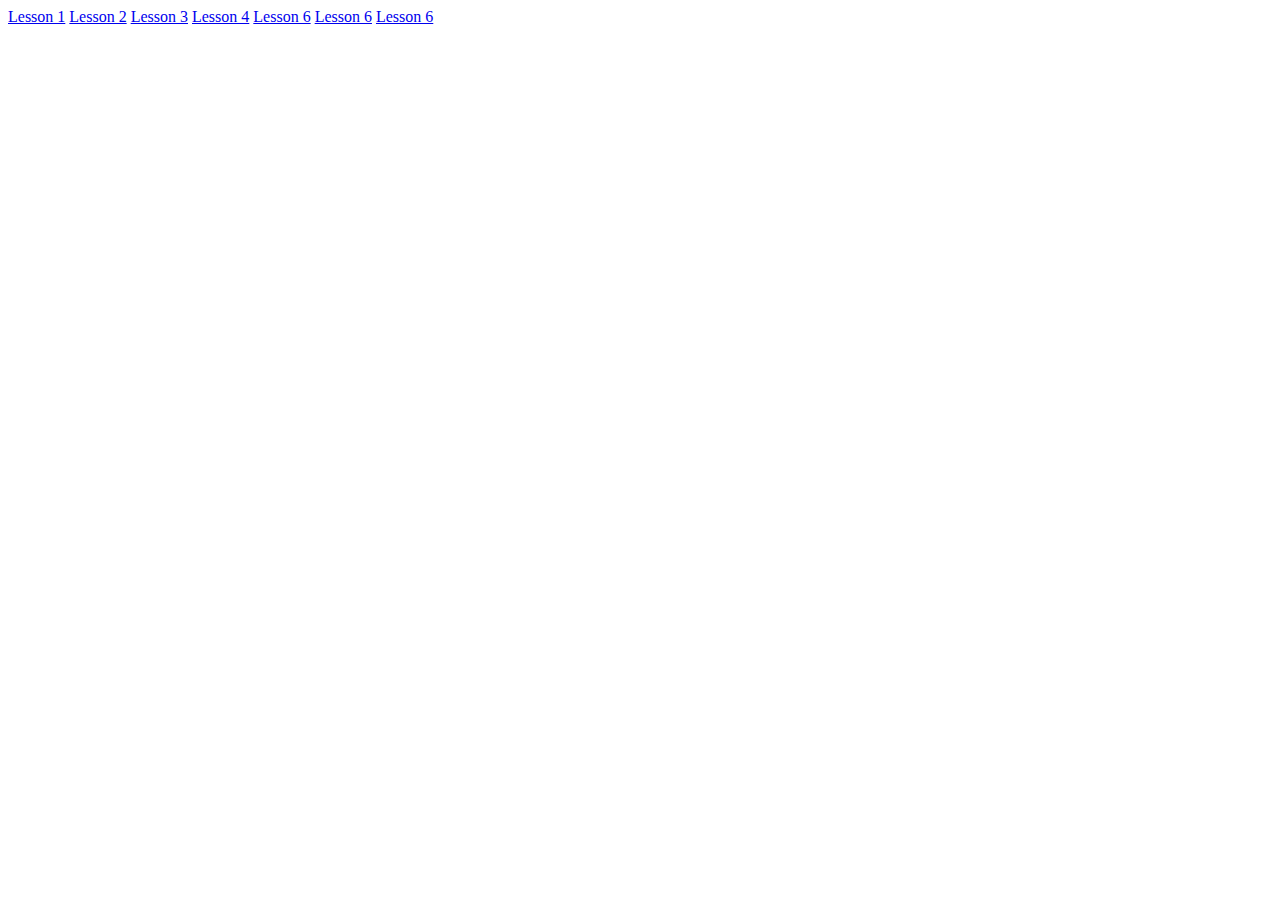
<file: index.html>
<!DOCTYPE html>
<html lang="en">
<head>
    <meta charset="UTF-8">
    <meta name="viewport" content="width=device-width, initial-scale=1.0">
    <title>Document</title>
</head>
<body>
    <a href="./lesson1/index.html">Lesson 1</a>
    <a href="./lesson2/index.html">Lesson 2</a>
    <a href="./lesson3/index.html">Lesson 3</a>
    <a href="./lesson4/index.html">Lesson 4</a>
    <a href="./lesson6/index1.html">Lesson 6</a>
    <a href="./lesson7/index.html">Lesson 6</a>
    <a href="./lesson8/index.html">Lesson 6</a>
</body>
</html>
</file>
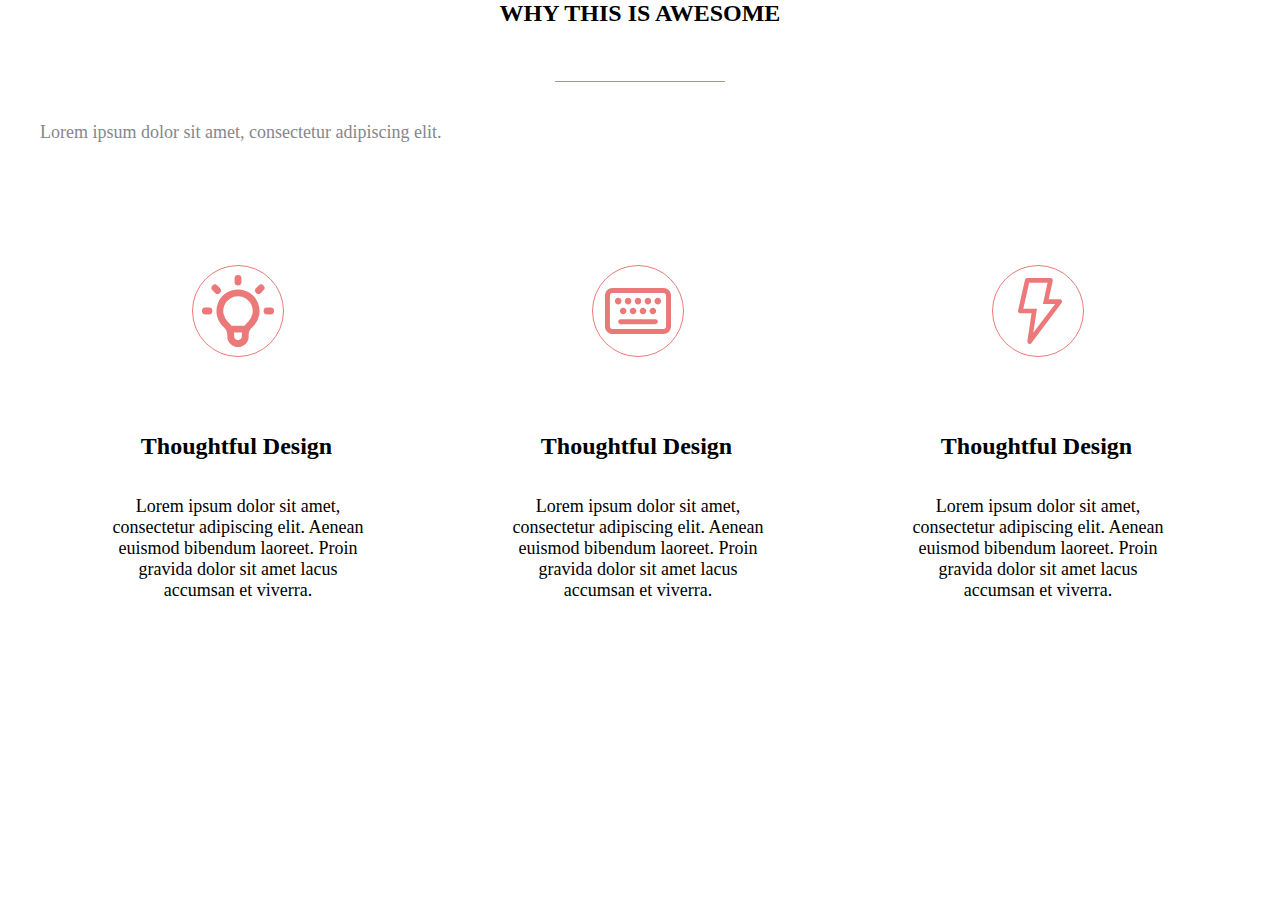
<file: Leeson 2/index.html>
<!DOCTYPE html>
<html lang="en">
<head>
    <meta charset="UTF-8">
    <meta name="viewport" content="width=device-width, initial-scale=1.0">
    <link rel ="stylesheet" href="css/style.css">
    <title>Lesson-2</title>
</head>
<body>
    <section class="section">
<div class="container">
    <h2 class="section-title">WHY THIS IS AWESOME</h2>
    <div class="separator"></div>
    <span class="block-icon">
        Lorem ipsum dolor sit amet, consectetur adipiscing elit.
    </span>
    <div class="grid">
        <div class="block">
            <div class="icon"><svg width="170" height="170" viewBox="0 0 170 170" fill="none" xmlns="http://www.w3.org/2000/svg">
                <path d="M76.5232 103.136H93.4733H76.5232ZM85 52.3549V55.9821V52.3549ZM108.084 61.9163L105.519 64.4807L108.084 61.9163ZM117.645 85H114.018H117.645ZM55.9821 85H52.3549H55.9821ZM64.4807 64.4807L61.9163 61.9163L64.4807 64.4807ZM72.1741 97.8259C69.6382 95.2894 67.9114 92.0578 67.212 88.5398C66.5126 85.0219 66.872 81.3756 68.2448 78.0619C69.6176 74.7482 71.9422 71.916 74.9246 69.9234C77.907 67.9307 81.4132 66.8672 85 66.8672C88.5868 66.8672 92.0931 67.9307 95.0755 69.9234C98.0578 71.916 100.382 74.7482 101.755 78.0619C103.128 81.3756 103.487 85.0219 102.788 88.5398C102.089 92.0578 100.362 95.2894 97.8259 97.8259L95.8382 99.81C94.7018 100.947 93.8005 102.296 93.1856 103.781C92.5707 105.266 92.2543 106.857 92.2545 108.465V110.391C92.2545 112.315 91.4902 114.16 90.1297 115.52C88.7692 116.881 86.924 117.645 85 117.645C83.076 117.645 81.2308 116.881 79.8703 115.52C78.5099 114.16 77.7455 112.315 77.7455 110.391V108.465C77.7455 105.218 76.4542 102.102 74.1618 99.81L72.1741 97.8259Z" stroke="#EC7979" stroke-width="6.83333" stroke-linecap="round" stroke-linejoin="round"/>
                <circle cx="85" cy="85" r="45.5" stroke="#EC7979"/>
                </svg>
                </div>
            <h4>Thoughtful Design</h4>
            <h5 class="desc">Lorem ipsum dolor sit amet, consectetur adipiscing 
                elit. Aenean euismod bibendum laoreet. Proin gravida  dolor sit amet lacus accumsan et viverra.</h5>
        </div>
        <div class="block">
            <div class="icon"><svg width="170" height="170" viewBox="0 0 170 170" fill="none" xmlns="http://www.w3.org/2000/svg">
                <path d="M110.573 62C112.543 62 114.432 62.7786 115.825 64.1645C117.218 65.5505 118 67.4302 118 69.3902V100.61C118 102.57 117.218 104.45 115.825 105.835C114.432 107.221 112.543 108 110.573 108H59.427C58.4517 108 57.4859 107.809 56.5848 107.437C55.6838 107.066 54.865 106.522 54.1754 105.835C53.4858 105.149 52.9387 104.335 52.5655 103.438C52.1922 102.541 52.0001 101.58 52.0001 100.61V69.3902C52.0001 67.4302 52.7826 65.5505 54.1754 64.1645C55.5682 62.7786 57.4573 62 59.427 62H110.573ZM110.573 66.9268H59.427C58.7704 66.9268 58.1407 67.1863 57.6765 67.6483C57.2122 68.1103 56.9514 68.7369 56.9514 69.3902V100.61C56.9514 101.97 58.0604 103.073 59.427 103.073H110.573C111.23 103.073 111.86 102.814 112.324 102.352C112.788 101.89 113.049 101.263 113.049 100.61V69.3902C113.049 68.7369 112.788 68.1103 112.324 67.6483C111.86 67.1863 111.23 66.9268 110.573 66.9268ZM67.679 93.2031H102.338C102.965 93.2033 103.569 93.4404 104.027 93.8665C104.485 94.2926 104.764 94.876 104.807 95.4986C104.85 96.1213 104.653 96.737 104.257 97.2211C103.862 97.7053 103.296 98.0219 102.674 98.107L102.338 98.13H67.679C67.0518 98.1298 66.448 97.8927 65.9897 97.4666C65.5314 97.0405 65.2527 96.4571 65.2099 95.8345C65.1672 95.2118 65.3636 94.5961 65.7594 94.112C66.1552 93.6278 66.721 93.3112 67.3424 93.2261L67.679 93.2031H102.338H67.679ZM99.8621 81.7072C100.738 81.7072 101.577 82.0533 102.196 82.6693C102.815 83.2852 103.163 84.1207 103.163 84.9918C103.163 85.8629 102.815 86.6983 102.196 87.3143C101.577 87.9303 100.738 88.2763 99.8621 88.2763C98.9867 88.2763 98.1471 87.9303 97.528 87.3143C96.909 86.6983 96.5613 85.8629 96.5613 84.9918C96.5613 84.1207 96.909 83.2852 97.528 82.6693C98.1471 82.0533 98.9867 81.7072 99.8621 81.7072ZM80.0736 81.7072C80.9491 81.7072 81.7887 82.0533 82.4077 82.6693C83.0267 83.2852 83.3745 84.1207 83.3745 84.9918C83.3745 85.8629 83.0267 86.6983 82.4077 87.3143C81.7887 87.9303 80.9491 88.2763 80.0736 88.2763C79.1982 88.2763 78.3586 87.9303 77.7396 87.3143C77.1206 86.6983 76.7728 85.8629 76.7728 84.9918C76.7728 84.1207 77.1206 83.2852 77.7396 82.6693C78.3586 82.0533 79.1982 81.7072 80.0736 81.7072ZM70.1712 81.7072C71.0466 81.7072 71.8862 82.0533 72.5052 82.6693C73.1242 83.2852 73.472 84.1207 73.472 84.9918C73.472 85.8629 73.1242 86.6983 72.5052 87.3143C71.8862 87.9303 71.0466 88.2763 70.1712 88.2763C69.2957 88.2763 68.4562 87.9303 67.8371 87.3143C67.2181 86.6983 66.8703 85.8629 66.8703 84.9918C66.8703 84.1207 67.2181 83.2852 67.8371 82.6693C68.4562 82.0533 69.2957 81.7072 70.1712 81.7072ZM89.9761 81.7072C90.8515 81.7072 91.6911 82.0533 92.3102 82.6693C92.9292 83.2852 93.2769 84.1207 93.2769 84.9918C93.2769 85.8629 92.9292 86.6983 92.3102 87.3143C91.6911 87.9303 90.8515 88.2763 89.9761 88.2763C89.1007 88.2763 88.2611 87.9303 87.6421 87.3143C87.0231 86.6983 86.6753 85.8629 86.6753 84.9918C86.6753 84.1207 87.0231 83.2852 87.6421 82.6693C88.2611 82.0533 89.1007 81.7072 89.9761 81.7072ZM65.2034 71.8536C66.0789 71.8536 66.9184 72.1997 67.5375 72.8156C68.1565 73.4316 68.5042 74.2671 68.5042 75.1382C68.5042 76.0093 68.1565 76.8447 67.5375 77.4607C66.9184 78.0767 66.0789 78.4227 65.2034 78.4227C64.328 78.4227 63.4884 78.0767 62.8694 77.4607C62.2504 76.8447 61.9026 76.0093 61.9026 75.1382C61.9026 74.2671 62.2504 73.4316 62.8694 72.8156C63.4884 72.1997 64.328 71.8536 65.2034 71.8536ZM75.0894 71.8536C75.9648 71.8536 76.8044 72.1997 77.4234 72.8156C78.0425 73.4316 78.3902 74.2671 78.3902 75.1382C78.3902 76.0093 78.0425 76.8447 77.4234 77.4607C76.8044 78.0767 75.9648 78.4227 75.0894 78.4227C74.214 78.4227 73.3744 78.0767 72.7554 77.4607C72.1363 76.8447 71.7886 76.0093 71.7886 75.1382C71.7886 74.2671 72.1363 73.4316 72.7554 72.8156C73.3744 72.1997 74.214 71.8536 75.0894 71.8536ZM84.9919 71.8536C85.8673 71.8536 86.7069 72.1997 87.3259 72.8156C87.9449 73.4316 88.2927 74.2671 88.2927 75.1382C88.2927 76.0093 87.9449 76.8447 87.3259 77.4607C86.7069 78.0767 85.8673 78.4227 84.9919 78.4227C84.1164 78.4227 83.2769 78.0767 82.6578 77.4607C82.0388 76.8447 81.691 76.0093 81.691 75.1382C81.691 74.2671 82.0388 73.4316 82.6578 72.8156C83.2769 72.1997 84.1164 71.8536 84.9919 71.8536ZM94.8943 71.8536C95.7698 71.8536 96.6094 72.1997 97.2284 72.8156C97.8474 73.4316 98.1952 74.2671 98.1952 75.1382C98.1952 76.0093 97.8474 76.8447 97.2284 77.4607C96.6094 78.0767 95.7698 78.4227 94.8943 78.4227C94.0189 78.4227 93.1793 78.0767 92.5603 77.4607C91.9413 76.8447 91.5935 76.0093 91.5935 75.1382C91.5935 74.2671 91.9413 73.4316 92.5603 72.8156C93.1793 72.1997 94.0189 71.8536 94.8943 71.8536ZM104.797 71.8536C105.672 71.8536 106.512 72.1997 107.131 72.8156C107.75 73.4316 108.098 74.2671 108.098 75.1382C108.098 76.0093 107.75 76.8447 107.131 77.4607C106.512 78.0767 105.672 78.4227 104.797 78.4227C103.921 78.4227 103.082 78.0767 102.463 77.4607C101.844 76.8447 101.496 76.0093 101.496 75.1382C101.496 74.2671 101.844 73.4316 102.463 72.8156C103.082 72.1997 103.921 71.8536 104.797 71.8536Z" fill="#EC7979"/>
                <circle cx="85.0001" cy="85" r="45.5" stroke="#EC7979"/>
                </svg>
                </div>
            <h4>Thoughtful Design</h4>
            <h5 class="desc">Lorem ipsum dolor sit amet, consectetur adipiscing 
                elit. Aenean euismod bibendum laoreet. Proin gravida  dolor sit amet lacus accumsan et viverra.</h5>
        </div>
        <div class="block">
            <div class="icon"><svg width="170" height="170" viewBox="0 0 170 170" fill="none" xmlns="http://www.w3.org/2000/svg">
                <path d="M75.7308 117.811C75.2572 117.608 74.8637 117.249 74.6123 116.793C74.3608 116.336 74.2659 115.807 74.3423 115.289L78.5542 87.3575H67.3765C67.0221 87.3672 66.6703 87.2939 66.3482 87.1432C66.026 86.9925 65.7422 86.7684 65.5186 86.4882C65.2949 86.2081 65.1375 85.8793 65.0584 85.5274C64.9793 85.1754 64.9806 84.8096 65.0622 84.4583L72.0049 53.8158C72.1271 53.2885 72.4239 52.8201 72.8454 52.4895C73.2669 52.1589 73.7874 51.9864 74.3192 52.0008H97.4615C97.8072 51.9996 98.1488 52.0774 98.4612 52.2283C98.7735 52.3792 99.0488 52.5995 99.2666 52.873C99.4875 53.1495 99.6439 53.4735 99.724 53.8206C99.8042 54.1676 99.806 54.5287 99.7294 54.8765L95.7258 73.2149H106.718C107.152 73.214 107.577 73.3373 107.946 73.5706C108.314 73.804 108.61 74.1381 108.801 74.5348C108.967 74.9156 109.031 75.3343 108.986 75.7484C108.941 76.1624 108.79 76.557 108.547 76.892L78.4616 116.963C78.2583 117.27 77.9868 117.524 77.6692 117.704C77.3515 117.884 76.9967 117.986 76.6334 118C76.3237 117.994 76.0178 117.93 75.7308 117.811ZM89.9402 77.9291L94.5687 56.7151H76.1705L70.2924 82.6433H83.9695L80.2899 106.874L102.09 77.9291H89.9402Z" fill="#EC7979"/>
                <circle cx="85" cy="85" r="45.5" stroke="#EC7979"/>
                </svg>
                </div>
            <h4>Thoughtful Design</h4>
            <h5 class="desc">Lorem ipsum dolor sit amet, consectetur adipiscing 
                elit. Aenean euismod bibendum laoreet. Proin gravida  dolor sit amet lacus accumsan et viverra.</h5>
        </div>
    </div>
</div>

    </section>   
</body>
</html>
</file>
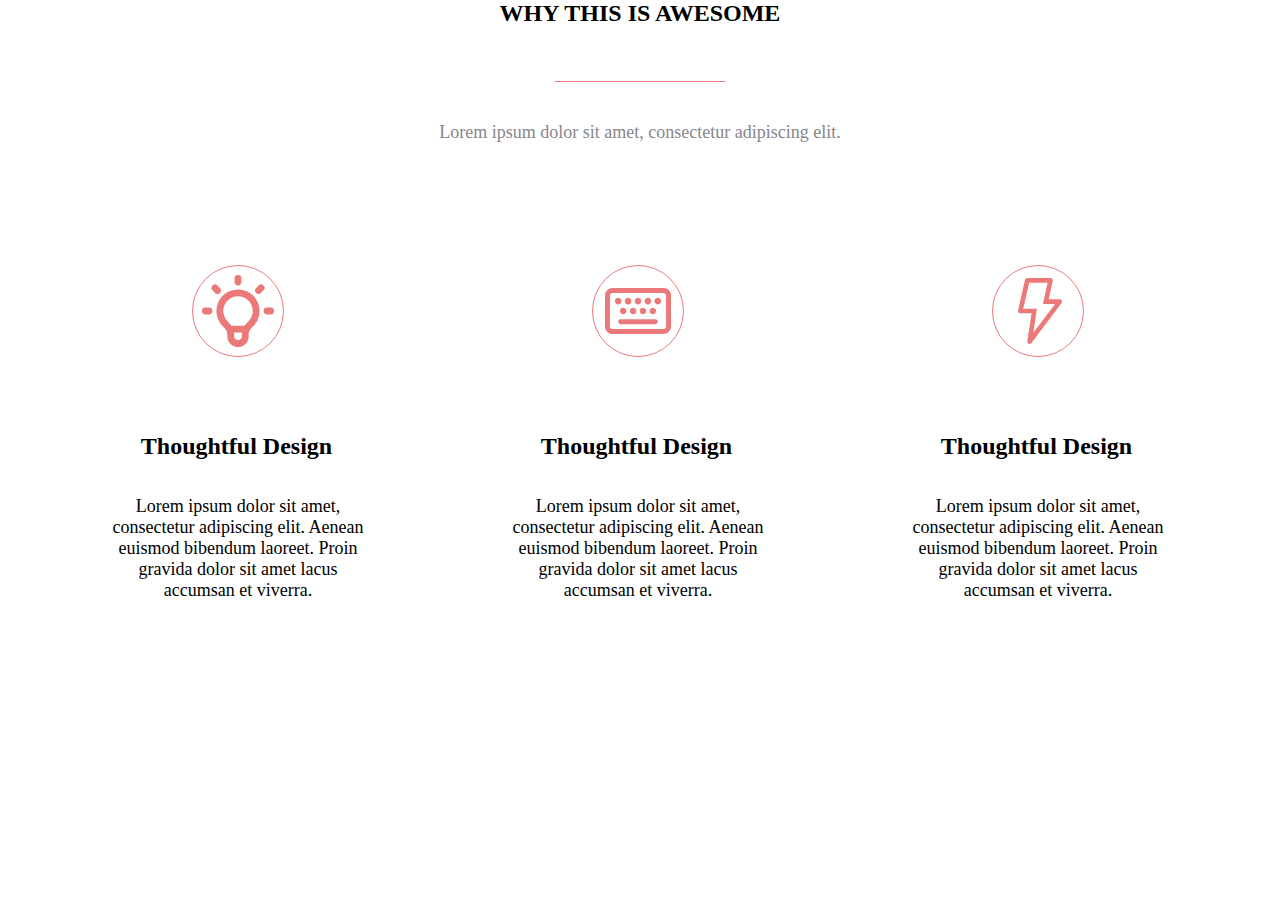
<file: Leeson2/index.html>
<!DOCTYPE html>
<html lang="en">
<head>
    <meta charset="UTF-8">
    <meta name="viewport" content="width=device-width, initial-scale=1.0">
    <link rel ="stylesheet" href="css/style.css">
    <title>Lesson-2</title>
</head>
<body>
    <section class="section">
<div class="container">
    <h2 class="section-title">WHY THIS IS AWESOME</h2>
    <div class="separator"></div>
    <div class="block-icon">
        Lorem ipsum dolor sit amet, consectetur adipiscing elit.
    </div>
    <div class="grid">
        <div class="block">
            <div class="icon"><svg width="170" height="170" viewBox="0 0 170 170" fill="none" xmlns="http://www.w3.org/2000/svg">
                <path d="M76.5232 103.136H93.4733H76.5232ZM85 52.3549V55.9821V52.3549ZM108.084 61.9163L105.519 64.4807L108.084 61.9163ZM117.645 85H114.018H117.645ZM55.9821 85H52.3549H55.9821ZM64.4807 64.4807L61.9163 61.9163L64.4807 64.4807ZM72.1741 97.8259C69.6382 95.2894 67.9114 92.0578 67.212 88.5398C66.5126 85.0219 66.872 81.3756 68.2448 78.0619C69.6176 74.7482 71.9422 71.916 74.9246 69.9234C77.907 67.9307 81.4132 66.8672 85 66.8672C88.5868 66.8672 92.0931 67.9307 95.0755 69.9234C98.0578 71.916 100.382 74.7482 101.755 78.0619C103.128 81.3756 103.487 85.0219 102.788 88.5398C102.089 92.0578 100.362 95.2894 97.8259 97.8259L95.8382 99.81C94.7018 100.947 93.8005 102.296 93.1856 103.781C92.5707 105.266 92.2543 106.857 92.2545 108.465V110.391C92.2545 112.315 91.4902 114.16 90.1297 115.52C88.7692 116.881 86.924 117.645 85 117.645C83.076 117.645 81.2308 116.881 79.8703 115.52C78.5099 114.16 77.7455 112.315 77.7455 110.391V108.465C77.7455 105.218 76.4542 102.102 74.1618 99.81L72.1741 97.8259Z" stroke="#EC7979" stroke-width="6.83333" stroke-linecap="round" stroke-linejoin="round"/>
                <circle cx="85" cy="85" r="45.5" stroke="#EC7979"/>
                </svg>
                </div>
            <h4>Thoughtful Design</h4>
            <h5 class="desc">Lorem ipsum dolor sit amet, consectetur adipiscing 
                elit. Aenean euismod bibendum laoreet. Proin gravida  dolor sit amet lacus accumsan et viverra.</h5>
        </div>
        <div class="block">
            <div class="icon"><svg width="170" height="170" viewBox="0 0 170 170" fill="none" xmlns="http://www.w3.org/2000/svg">
                <path d="M110.573 62C112.543 62 114.432 62.7786 115.825 64.1645C117.218 65.5505 118 67.4302 118 69.3902V100.61C118 102.57 117.218 104.45 115.825 105.835C114.432 107.221 112.543 108 110.573 108H59.427C58.4517 108 57.4859 107.809 56.5848 107.437C55.6838 107.066 54.865 106.522 54.1754 105.835C53.4858 105.149 52.9387 104.335 52.5655 103.438C52.1922 102.541 52.0001 101.58 52.0001 100.61V69.3902C52.0001 67.4302 52.7826 65.5505 54.1754 64.1645C55.5682 62.7786 57.4573 62 59.427 62H110.573ZM110.573 66.9268H59.427C58.7704 66.9268 58.1407 67.1863 57.6765 67.6483C57.2122 68.1103 56.9514 68.7369 56.9514 69.3902V100.61C56.9514 101.97 58.0604 103.073 59.427 103.073H110.573C111.23 103.073 111.86 102.814 112.324 102.352C112.788 101.89 113.049 101.263 113.049 100.61V69.3902C113.049 68.7369 112.788 68.1103 112.324 67.6483C111.86 67.1863 111.23 66.9268 110.573 66.9268ZM67.679 93.2031H102.338C102.965 93.2033 103.569 93.4404 104.027 93.8665C104.485 94.2926 104.764 94.876 104.807 95.4986C104.85 96.1213 104.653 96.737 104.257 97.2211C103.862 97.7053 103.296 98.0219 102.674 98.107L102.338 98.13H67.679C67.0518 98.1298 66.448 97.8927 65.9897 97.4666C65.5314 97.0405 65.2527 96.4571 65.2099 95.8345C65.1672 95.2118 65.3636 94.5961 65.7594 94.112C66.1552 93.6278 66.721 93.3112 67.3424 93.2261L67.679 93.2031H102.338H67.679ZM99.8621 81.7072C100.738 81.7072 101.577 82.0533 102.196 82.6693C102.815 83.2852 103.163 84.1207 103.163 84.9918C103.163 85.8629 102.815 86.6983 102.196 87.3143C101.577 87.9303 100.738 88.2763 99.8621 88.2763C98.9867 88.2763 98.1471 87.9303 97.528 87.3143C96.909 86.6983 96.5613 85.8629 96.5613 84.9918C96.5613 84.1207 96.909 83.2852 97.528 82.6693C98.1471 82.0533 98.9867 81.7072 99.8621 81.7072ZM80.0736 81.7072C80.9491 81.7072 81.7887 82.0533 82.4077 82.6693C83.0267 83.2852 83.3745 84.1207 83.3745 84.9918C83.3745 85.8629 83.0267 86.6983 82.4077 87.3143C81.7887 87.9303 80.9491 88.2763 80.0736 88.2763C79.1982 88.2763 78.3586 87.9303 77.7396 87.3143C77.1206 86.6983 76.7728 85.8629 76.7728 84.9918C76.7728 84.1207 77.1206 83.2852 77.7396 82.6693C78.3586 82.0533 79.1982 81.7072 80.0736 81.7072ZM70.1712 81.7072C71.0466 81.7072 71.8862 82.0533 72.5052 82.6693C73.1242 83.2852 73.472 84.1207 73.472 84.9918C73.472 85.8629 73.1242 86.6983 72.5052 87.3143C71.8862 87.9303 71.0466 88.2763 70.1712 88.2763C69.2957 88.2763 68.4562 87.9303 67.8371 87.3143C67.2181 86.6983 66.8703 85.8629 66.8703 84.9918C66.8703 84.1207 67.2181 83.2852 67.8371 82.6693C68.4562 82.0533 69.2957 81.7072 70.1712 81.7072ZM89.9761 81.7072C90.8515 81.7072 91.6911 82.0533 92.3102 82.6693C92.9292 83.2852 93.2769 84.1207 93.2769 84.9918C93.2769 85.8629 92.9292 86.6983 92.3102 87.3143C91.6911 87.9303 90.8515 88.2763 89.9761 88.2763C89.1007 88.2763 88.2611 87.9303 87.6421 87.3143C87.0231 86.6983 86.6753 85.8629 86.6753 84.9918C86.6753 84.1207 87.0231 83.2852 87.6421 82.6693C88.2611 82.0533 89.1007 81.7072 89.9761 81.7072ZM65.2034 71.8536C66.0789 71.8536 66.9184 72.1997 67.5375 72.8156C68.1565 73.4316 68.5042 74.2671 68.5042 75.1382C68.5042 76.0093 68.1565 76.8447 67.5375 77.4607C66.9184 78.0767 66.0789 78.4227 65.2034 78.4227C64.328 78.4227 63.4884 78.0767 62.8694 77.4607C62.2504 76.8447 61.9026 76.0093 61.9026 75.1382C61.9026 74.2671 62.2504 73.4316 62.8694 72.8156C63.4884 72.1997 64.328 71.8536 65.2034 71.8536ZM75.0894 71.8536C75.9648 71.8536 76.8044 72.1997 77.4234 72.8156C78.0425 73.4316 78.3902 74.2671 78.3902 75.1382C78.3902 76.0093 78.0425 76.8447 77.4234 77.4607C76.8044 78.0767 75.9648 78.4227 75.0894 78.4227C74.214 78.4227 73.3744 78.0767 72.7554 77.4607C72.1363 76.8447 71.7886 76.0093 71.7886 75.1382C71.7886 74.2671 72.1363 73.4316 72.7554 72.8156C73.3744 72.1997 74.214 71.8536 75.0894 71.8536ZM84.9919 71.8536C85.8673 71.8536 86.7069 72.1997 87.3259 72.8156C87.9449 73.4316 88.2927 74.2671 88.2927 75.1382C88.2927 76.0093 87.9449 76.8447 87.3259 77.4607C86.7069 78.0767 85.8673 78.4227 84.9919 78.4227C84.1164 78.4227 83.2769 78.0767 82.6578 77.4607C82.0388 76.8447 81.691 76.0093 81.691 75.1382C81.691 74.2671 82.0388 73.4316 82.6578 72.8156C83.2769 72.1997 84.1164 71.8536 84.9919 71.8536ZM94.8943 71.8536C95.7698 71.8536 96.6094 72.1997 97.2284 72.8156C97.8474 73.4316 98.1952 74.2671 98.1952 75.1382C98.1952 76.0093 97.8474 76.8447 97.2284 77.4607C96.6094 78.0767 95.7698 78.4227 94.8943 78.4227C94.0189 78.4227 93.1793 78.0767 92.5603 77.4607C91.9413 76.8447 91.5935 76.0093 91.5935 75.1382C91.5935 74.2671 91.9413 73.4316 92.5603 72.8156C93.1793 72.1997 94.0189 71.8536 94.8943 71.8536ZM104.797 71.8536C105.672 71.8536 106.512 72.1997 107.131 72.8156C107.75 73.4316 108.098 74.2671 108.098 75.1382C108.098 76.0093 107.75 76.8447 107.131 77.4607C106.512 78.0767 105.672 78.4227 104.797 78.4227C103.921 78.4227 103.082 78.0767 102.463 77.4607C101.844 76.8447 101.496 76.0093 101.496 75.1382C101.496 74.2671 101.844 73.4316 102.463 72.8156C103.082 72.1997 103.921 71.8536 104.797 71.8536Z" fill="#EC7979"/>
                <circle cx="85.0001" cy="85" r="45.5" stroke="#EC7979"/>
                </svg>
                </div>
            <h4>Thoughtful Design</h4>
            <h5 class="desc">Lorem ipsum dolor sit amet, consectetur adipiscing 
                elit. Aenean euismod bibendum laoreet. Proin gravida  dolor sit amet lacus accumsan et viverra.</h5>
        </div>
        <div class="block">
            <div class="icon"><svg width="170" height="170" viewBox="0 0 170 170" fill="none" xmlns="http://www.w3.org/2000/svg">
                <path d="M75.7308 117.811C75.2572 117.608 74.8637 117.249 74.6123 116.793C74.3608 116.336 74.2659 115.807 74.3423 115.289L78.5542 87.3575H67.3765C67.0221 87.3672 66.6703 87.2939 66.3482 87.1432C66.026 86.9925 65.7422 86.7684 65.5186 86.4882C65.2949 86.2081 65.1375 85.8793 65.0584 85.5274C64.9793 85.1754 64.9806 84.8096 65.0622 84.4583L72.0049 53.8158C72.1271 53.2885 72.4239 52.8201 72.8454 52.4895C73.2669 52.1589 73.7874 51.9864 74.3192 52.0008H97.4615C97.8072 51.9996 98.1488 52.0774 98.4612 52.2283C98.7735 52.3792 99.0488 52.5995 99.2666 52.873C99.4875 53.1495 99.6439 53.4735 99.724 53.8206C99.8042 54.1676 99.806 54.5287 99.7294 54.8765L95.7258 73.2149H106.718C107.152 73.214 107.577 73.3373 107.946 73.5706C108.314 73.804 108.61 74.1381 108.801 74.5348C108.967 74.9156 109.031 75.3343 108.986 75.7484C108.941 76.1624 108.79 76.557 108.547 76.892L78.4616 116.963C78.2583 117.27 77.9868 117.524 77.6692 117.704C77.3515 117.884 76.9967 117.986 76.6334 118C76.3237 117.994 76.0178 117.93 75.7308 117.811ZM89.9402 77.9291L94.5687 56.7151H76.1705L70.2924 82.6433H83.9695L80.2899 106.874L102.09 77.9291H89.9402Z" fill="#EC7979"/>
                <circle cx="85" cy="85" r="45.5" stroke="#EC7979"/>
                </svg>
                </div>
            <h4>Thoughtful Design</h4>
            <h5 class="desc">Lorem ipsum dolor sit amet, consectetur adipiscing 
                elit. Aenean euismod bibendum laoreet. Proin gravida  dolor sit amet lacus accumsan et viverra.</h5>
        </div>
    </div>
</div>

    </section>   
</body>
</html>
</file>
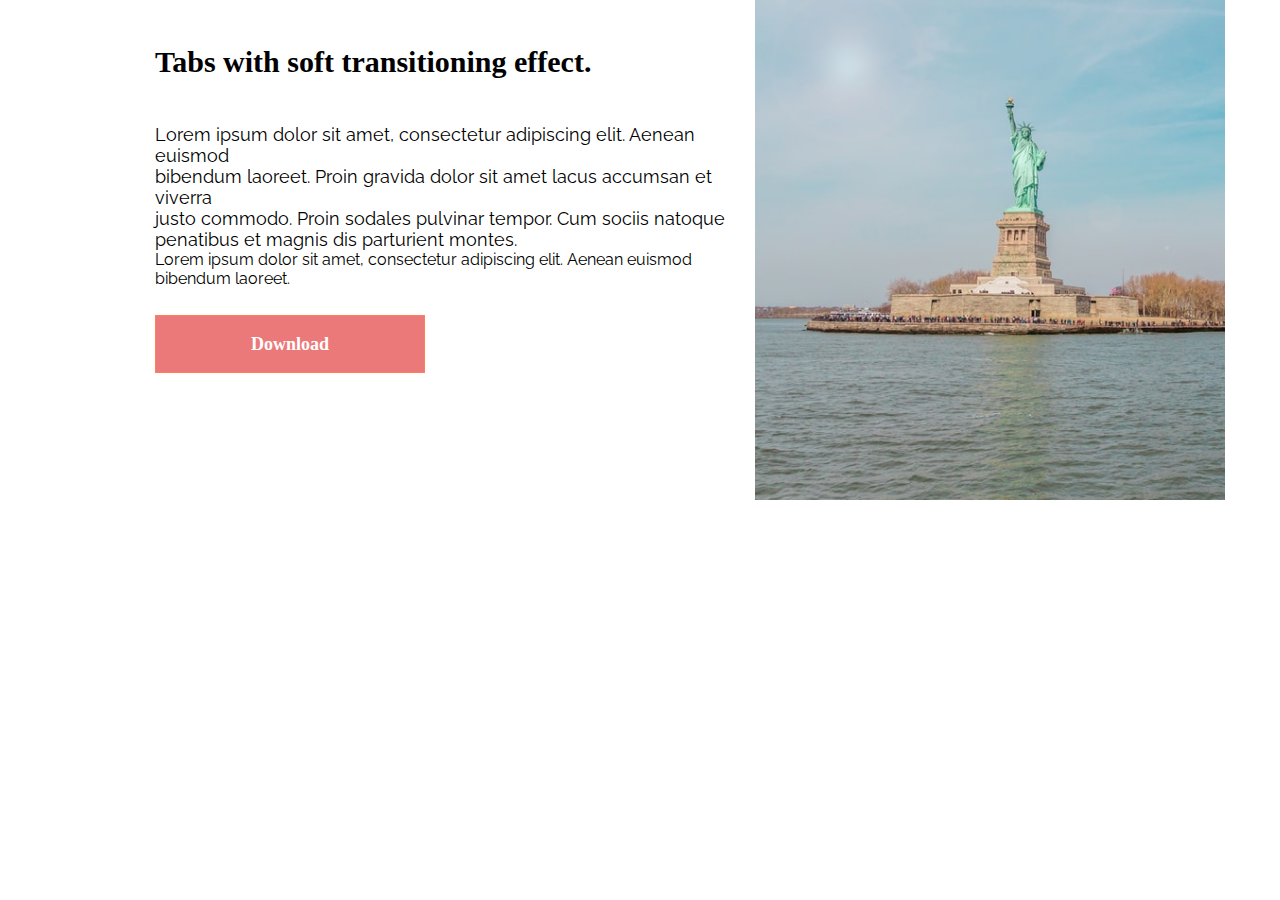
<file: lesson3/index.html>
<!DOCTYPE html>
<html lang="en">
<head>
    <meta charset="UTF-8">
    <meta name="viewport" content="width=device-width, initial-scale=1.0">
    <link rel="stylesheet" href="css/style.css">
    <title>Document</title>
</head>
<body>
<section class="section">
    <div class="container">
        <h2 class="section-title">Tabs with soft transitioning effect.</h2>
        <p class="block-text">Lorem ipsum dolor sit amet, consectetur adipiscing elit. Aenean euismod<br/> 
            bibendum laoreet. Proin gravida dolor sit amet lacus accumsan et viverra<br/> 
            justo commodo. Proin sodales pulvinar tempor. Cum sociis natoque 
            penatibus et magnis dis parturient montes.
        </p>
            <p>
            Lorem ipsum dolor sit amet, consectetur adipiscing elit. Aenean euismod 
            bibendum laoreet.</p>
        <div class="link">
            <p class="content">Download</p>
        </div>
    </div>
    <div class="image">
        <img src='Rectangle 111.png' alt="img">
    </div>
</div>
</section>    
</body>
</html>
</file>
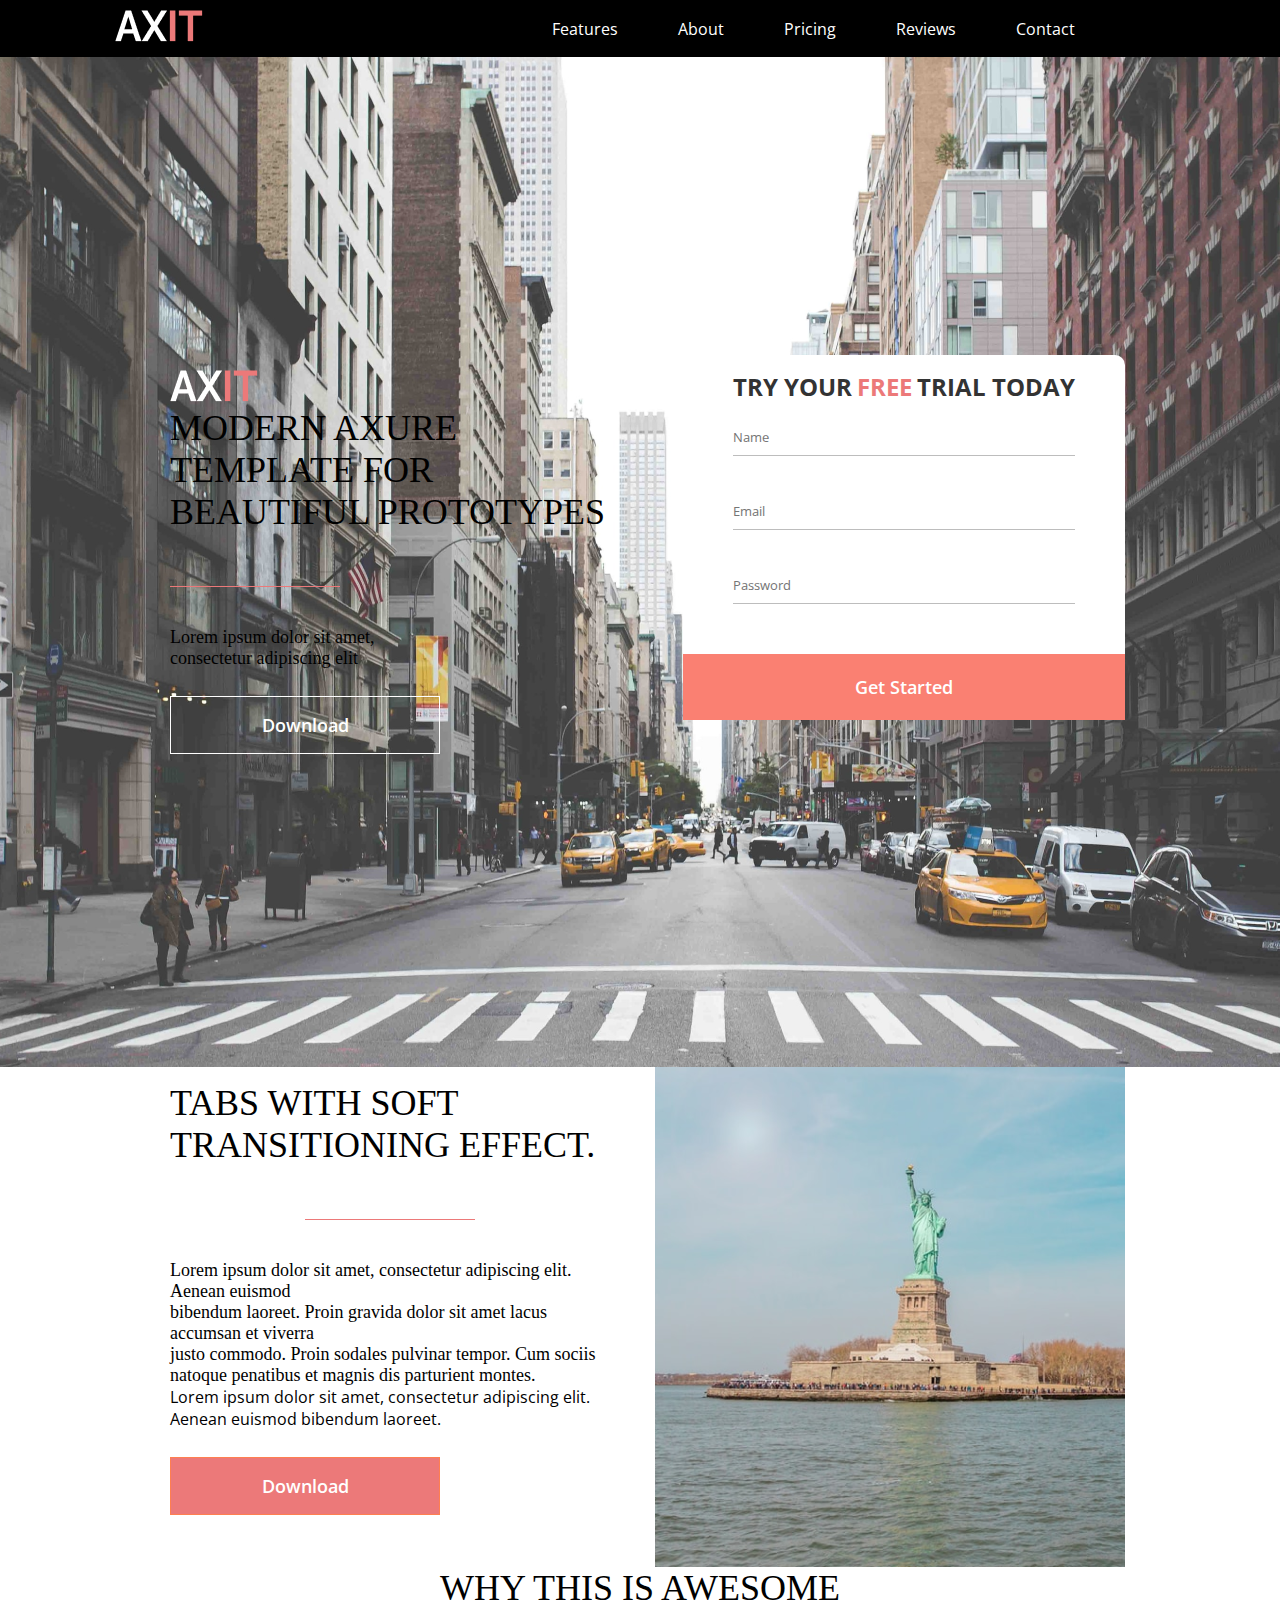
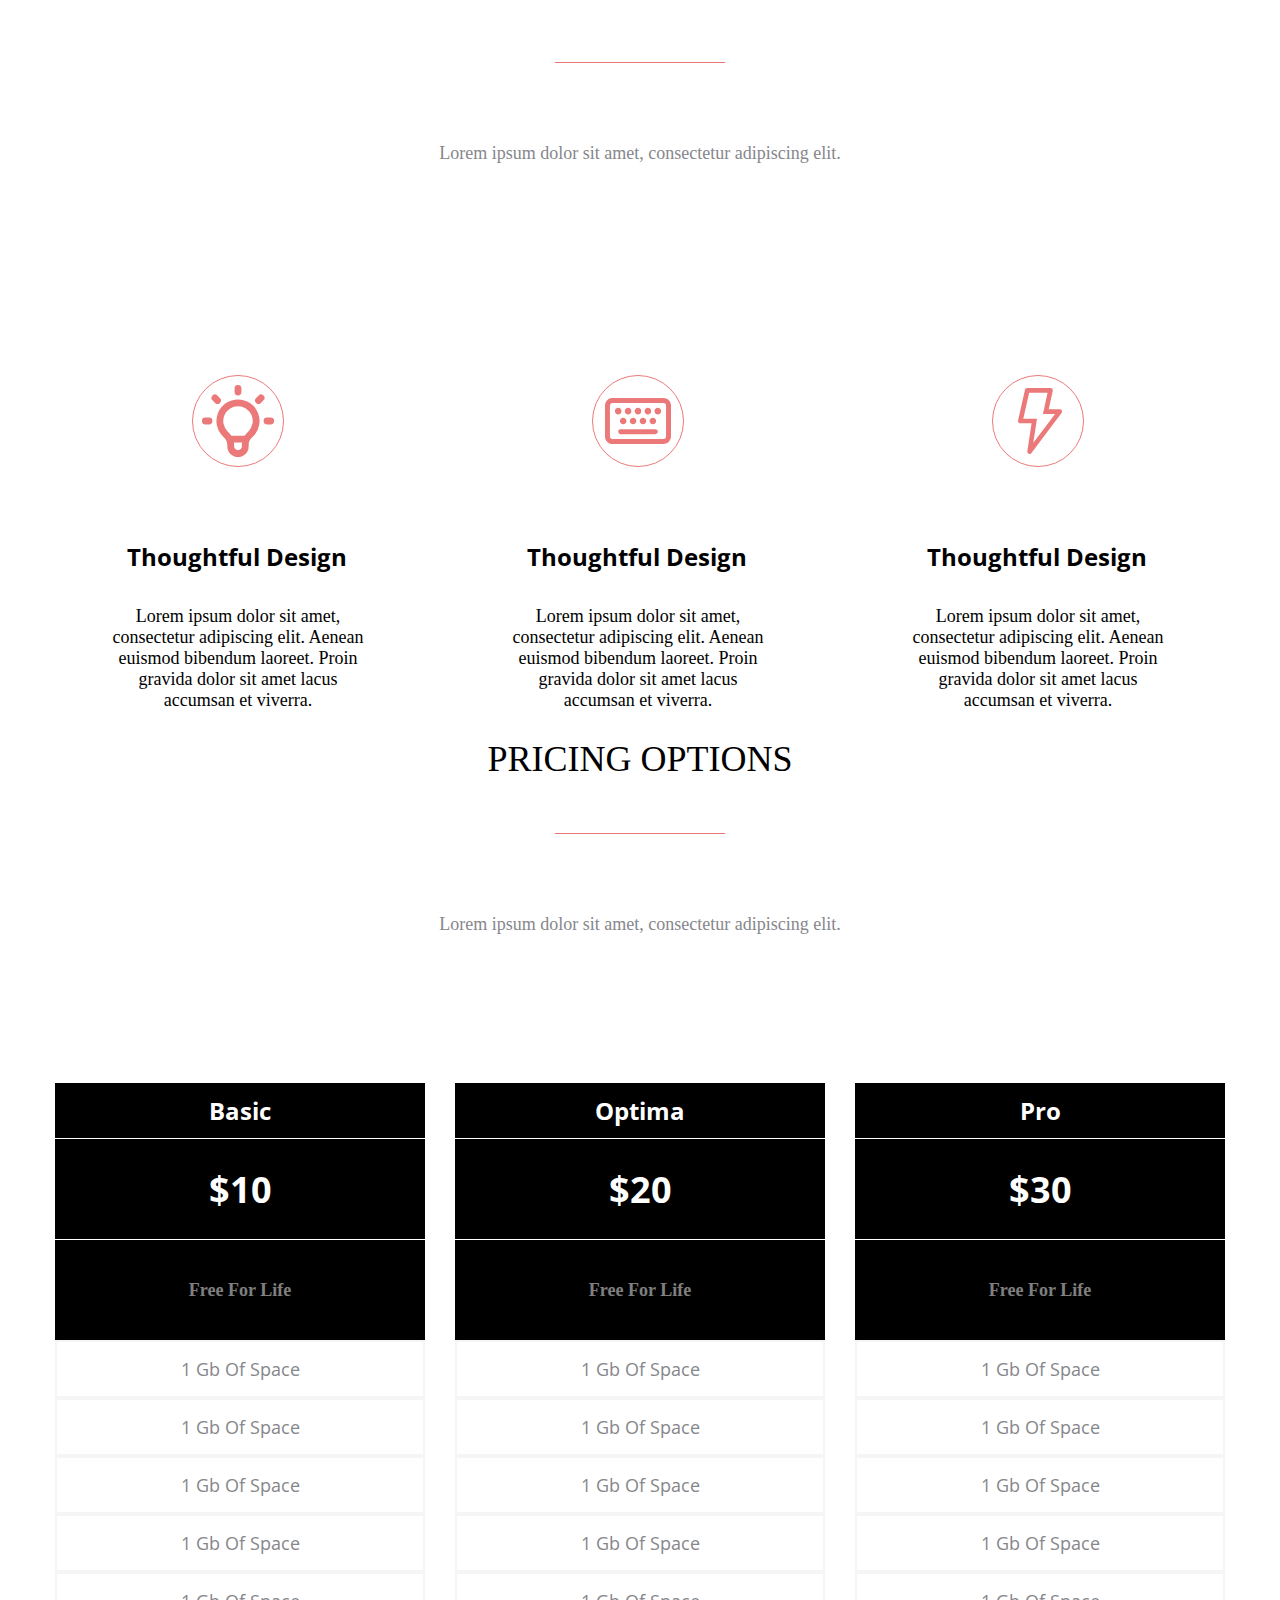
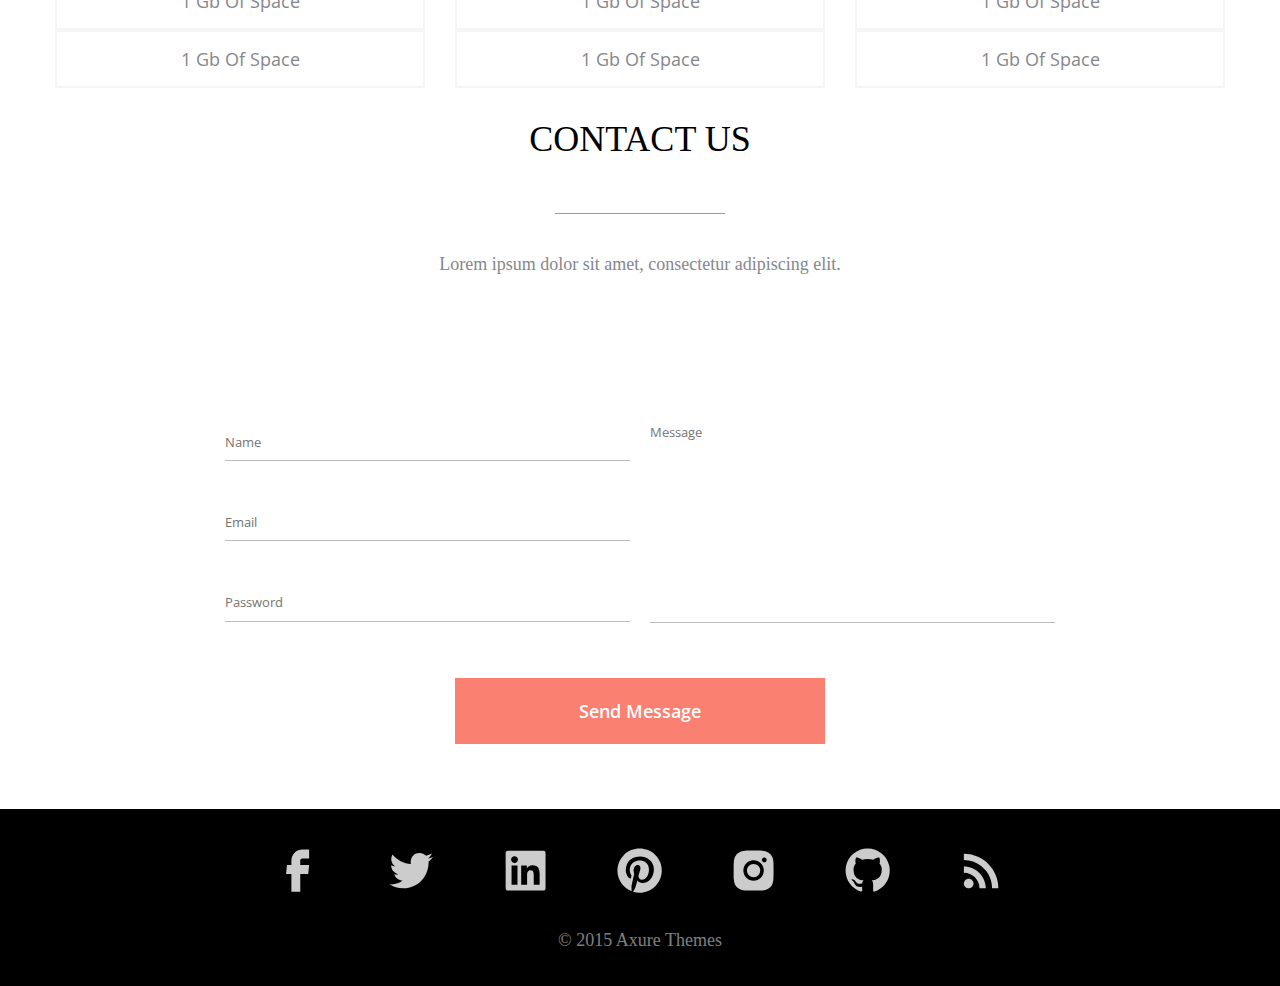
<file: lesson7/index.html>
<!DOCTYPE html>
<html lang="en">
<head>
    <meta charset="UTF-8">
    <meta name="viewport" content="width=device-width, initial-scale=1.0">
    <title>Document</title>
    <link rel="stylesheet" href="css/style.css">
</head>
<body>
    <header>
    
        <div class="menu">
        <div class="logo">
        <img src="pic/1.png" alt="">
        </div>
        <ul class="list-menu">
            <li class="list-el">Features</li>
            <li class="list-el">About</li>
            <li class="list-el">Pricing</li>
            <li class="list-el">Reviews</li>
            <li class="list-el">Contact</li>
        </ul>
       
    </header>  
    <main>
        <section class="section banner-2">
            <div class="container">
                <div class="trial-block">
                    <div class="column-grid-2">
                        <div class="container">
                            <img src="pic/1.png" alt="">

                            <h2 class="section-title">MODERN AXURE TEMPLATE FOR BEAUTIFUL PROTOTYPES</h2>
                            <h5 class="block-text">Lorem ipsum dolor sit amet, consectetur adipiscing elit
                            </h5>
                            <div class="link-2">
                                <p class="content">Download</p>
                            </div>
                        </div>
                        <div class="form-sign-up">
                            <form action="#" name="form" method="get">
                                <span class="free-trial">Try Your <span class="red">FREE</span> Trial Today</span>
                                <div class="left-sidebar">
                                    <div class="form-group">
                                        <input type="text" required name="name" placeholder="Name"  maxlength="10" minlength="3">
                                    </div>
                                    <div class="form-group">
                                        <input type="email" required name="email" placeholder="Email">
                                    </div>
                                    <div class="form-group">
                                        <input type="password" name="password" placeholder="Password">
                                    </div>
                                </div>
                                <div class="button-block">
                                    <button class="click" type="submit">Get Started</button>
                                </div>
                            </form>
                        </div>
                    </div>
                </div>
            </div>
        </section>
        <section class="section">
            <div class="column-grid-2">
                <div class="container">
                    <h2 class="section-title">Tabs with soft transitioning effect.</h2>
                    <p class="block-text">Lorem ipsum dolor sit amet, consectetur adipiscing elit. Aenean euismod<br/> 
                        bibendum laoreet. Proin gravida dolor sit amet lacus accumsan et viverra<br/> 
                        justo commodo. Proin sodales pulvinar tempor. Cum sociis natoque 
                        penatibus et magnis dis parturient montes.
                    </p>
                        <p>
                        Lorem ipsum dolor sit amet, consectetur adipiscing elit. Aenean euismod 
                        bibendum laoreet.</p>
                    <div class="link">
                        <p class="content">Download</p>
                    </div>
                </div>
                <div class="image">
                    <img src='Rectangle 111.png' alt="img">
                </div>
            </div>
        </div>
        </section>
        <section class="section">
            <div class="container-block">
                <h2 class="section-title">WHY THIS IS AWESOME</h2>
                <div class="block-icon">
                    Lorem ipsum dolor sit amet, consectetur adipiscing elit.
                </div>
                <div class="grid">
                    <div class="block">
                        <div class="icon"><svg width="170" height="170" viewBox="0 0 170 170" fill="none" xmlns="http://www.w3.org/2000/svg">
                            <path d="M76.5232 103.136H93.4733H76.5232ZM85 52.3549V55.9821V52.3549ZM108.084 61.9163L105.519 64.4807L108.084 61.9163ZM117.645 85H114.018H117.645ZM55.9821 85H52.3549H55.9821ZM64.4807 64.4807L61.9163 61.9163L64.4807 64.4807ZM72.1741 97.8259C69.6382 95.2894 67.9114 92.0578 67.212 88.5398C66.5126 85.0219 66.872 81.3756 68.2448 78.0619C69.6176 74.7482 71.9422 71.916 74.9246 69.9234C77.907 67.9307 81.4132 66.8672 85 66.8672C88.5868 66.8672 92.0931 67.9307 95.0755 69.9234C98.0578 71.916 100.382 74.7482 101.755 78.0619C103.128 81.3756 103.487 85.0219 102.788 88.5398C102.089 92.0578 100.362 95.2894 97.8259 97.8259L95.8382 99.81C94.7018 100.947 93.8005 102.296 93.1856 103.781C92.5707 105.266 92.2543 106.857 92.2545 108.465V110.391C92.2545 112.315 91.4902 114.16 90.1297 115.52C88.7692 116.881 86.924 117.645 85 117.645C83.076 117.645 81.2308 116.881 79.8703 115.52C78.5099 114.16 77.7455 112.315 77.7455 110.391V108.465C77.7455 105.218 76.4542 102.102 74.1618 99.81L72.1741 97.8259Z" stroke="#EC7979" stroke-width="6.83333" stroke-linecap="round" stroke-linejoin="round"/>
                            <circle cx="85" cy="85" r="45.5" stroke="#EC7979"/>
                            </svg>
                            </div>
                        <h4>Thoughtful Design</h4>
                        <h5 class="desc">Lorem ipsum dolor sit amet, consectetur adipiscing 
                            elit. Aenean euismod bibendum laoreet. Proin gravida  dolor sit amet lacus accumsan et viverra.</h5>
                    </div>
                    <div class="block">
                        <div class="icon"><svg width="170" height="170" viewBox="0 0 170 170" fill="none" xmlns="http://www.w3.org/2000/svg">
                            <path d="M110.573 62C112.543 62 114.432 62.7786 115.825 64.1645C117.218 65.5505 118 67.4302 118 69.3902V100.61C118 102.57 117.218 104.45 115.825 105.835C114.432 107.221 112.543 108 110.573 108H59.427C58.4517 108 57.4859 107.809 56.5848 107.437C55.6838 107.066 54.865 106.522 54.1754 105.835C53.4858 105.149 52.9387 104.335 52.5655 103.438C52.1922 102.541 52.0001 101.58 52.0001 100.61V69.3902C52.0001 67.4302 52.7826 65.5505 54.1754 64.1645C55.5682 62.7786 57.4573 62 59.427 62H110.573ZM110.573 66.9268H59.427C58.7704 66.9268 58.1407 67.1863 57.6765 67.6483C57.2122 68.1103 56.9514 68.7369 56.9514 69.3902V100.61C56.9514 101.97 58.0604 103.073 59.427 103.073H110.573C111.23 103.073 111.86 102.814 112.324 102.352C112.788 101.89 113.049 101.263 113.049 100.61V69.3902C113.049 68.7369 112.788 68.1103 112.324 67.6483C111.86 67.1863 111.23 66.9268 110.573 66.9268ZM67.679 93.2031H102.338C102.965 93.2033 103.569 93.4404 104.027 93.8665C104.485 94.2926 104.764 94.876 104.807 95.4986C104.85 96.1213 104.653 96.737 104.257 97.2211C103.862 97.7053 103.296 98.0219 102.674 98.107L102.338 98.13H67.679C67.0518 98.1298 66.448 97.8927 65.9897 97.4666C65.5314 97.0405 65.2527 96.4571 65.2099 95.8345C65.1672 95.2118 65.3636 94.5961 65.7594 94.112C66.1552 93.6278 66.721 93.3112 67.3424 93.2261L67.679 93.2031H102.338H67.679ZM99.8621 81.7072C100.738 81.7072 101.577 82.0533 102.196 82.6693C102.815 83.2852 103.163 84.1207 103.163 84.9918C103.163 85.8629 102.815 86.6983 102.196 87.3143C101.577 87.9303 100.738 88.2763 99.8621 88.2763C98.9867 88.2763 98.1471 87.9303 97.528 87.3143C96.909 86.6983 96.5613 85.8629 96.5613 84.9918C96.5613 84.1207 96.909 83.2852 97.528 82.6693C98.1471 82.0533 98.9867 81.7072 99.8621 81.7072ZM80.0736 81.7072C80.9491 81.7072 81.7887 82.0533 82.4077 82.6693C83.0267 83.2852 83.3745 84.1207 83.3745 84.9918C83.3745 85.8629 83.0267 86.6983 82.4077 87.3143C81.7887 87.9303 80.9491 88.2763 80.0736 88.2763C79.1982 88.2763 78.3586 87.9303 77.7396 87.3143C77.1206 86.6983 76.7728 85.8629 76.7728 84.9918C76.7728 84.1207 77.1206 83.2852 77.7396 82.6693C78.3586 82.0533 79.1982 81.7072 80.0736 81.7072ZM70.1712 81.7072C71.0466 81.7072 71.8862 82.0533 72.5052 82.6693C73.1242 83.2852 73.472 84.1207 73.472 84.9918C73.472 85.8629 73.1242 86.6983 72.5052 87.3143C71.8862 87.9303 71.0466 88.2763 70.1712 88.2763C69.2957 88.2763 68.4562 87.9303 67.8371 87.3143C67.2181 86.6983 66.8703 85.8629 66.8703 84.9918C66.8703 84.1207 67.2181 83.2852 67.8371 82.6693C68.4562 82.0533 69.2957 81.7072 70.1712 81.7072ZM89.9761 81.7072C90.8515 81.7072 91.6911 82.0533 92.3102 82.6693C92.9292 83.2852 93.2769 84.1207 93.2769 84.9918C93.2769 85.8629 92.9292 86.6983 92.3102 87.3143C91.6911 87.9303 90.8515 88.2763 89.9761 88.2763C89.1007 88.2763 88.2611 87.9303 87.6421 87.3143C87.0231 86.6983 86.6753 85.8629 86.6753 84.9918C86.6753 84.1207 87.0231 83.2852 87.6421 82.6693C88.2611 82.0533 89.1007 81.7072 89.9761 81.7072ZM65.2034 71.8536C66.0789 71.8536 66.9184 72.1997 67.5375 72.8156C68.1565 73.4316 68.5042 74.2671 68.5042 75.1382C68.5042 76.0093 68.1565 76.8447 67.5375 77.4607C66.9184 78.0767 66.0789 78.4227 65.2034 78.4227C64.328 78.4227 63.4884 78.0767 62.8694 77.4607C62.2504 76.8447 61.9026 76.0093 61.9026 75.1382C61.9026 74.2671 62.2504 73.4316 62.8694 72.8156C63.4884 72.1997 64.328 71.8536 65.2034 71.8536ZM75.0894 71.8536C75.9648 71.8536 76.8044 72.1997 77.4234 72.8156C78.0425 73.4316 78.3902 74.2671 78.3902 75.1382C78.3902 76.0093 78.0425 76.8447 77.4234 77.4607C76.8044 78.0767 75.9648 78.4227 75.0894 78.4227C74.214 78.4227 73.3744 78.0767 72.7554 77.4607C72.1363 76.8447 71.7886 76.0093 71.7886 75.1382C71.7886 74.2671 72.1363 73.4316 72.7554 72.8156C73.3744 72.1997 74.214 71.8536 75.0894 71.8536ZM84.9919 71.8536C85.8673 71.8536 86.7069 72.1997 87.3259 72.8156C87.9449 73.4316 88.2927 74.2671 88.2927 75.1382C88.2927 76.0093 87.9449 76.8447 87.3259 77.4607C86.7069 78.0767 85.8673 78.4227 84.9919 78.4227C84.1164 78.4227 83.2769 78.0767 82.6578 77.4607C82.0388 76.8447 81.691 76.0093 81.691 75.1382C81.691 74.2671 82.0388 73.4316 82.6578 72.8156C83.2769 72.1997 84.1164 71.8536 84.9919 71.8536ZM94.8943 71.8536C95.7698 71.8536 96.6094 72.1997 97.2284 72.8156C97.8474 73.4316 98.1952 74.2671 98.1952 75.1382C98.1952 76.0093 97.8474 76.8447 97.2284 77.4607C96.6094 78.0767 95.7698 78.4227 94.8943 78.4227C94.0189 78.4227 93.1793 78.0767 92.5603 77.4607C91.9413 76.8447 91.5935 76.0093 91.5935 75.1382C91.5935 74.2671 91.9413 73.4316 92.5603 72.8156C93.1793 72.1997 94.0189 71.8536 94.8943 71.8536ZM104.797 71.8536C105.672 71.8536 106.512 72.1997 107.131 72.8156C107.75 73.4316 108.098 74.2671 108.098 75.1382C108.098 76.0093 107.75 76.8447 107.131 77.4607C106.512 78.0767 105.672 78.4227 104.797 78.4227C103.921 78.4227 103.082 78.0767 102.463 77.4607C101.844 76.8447 101.496 76.0093 101.496 75.1382C101.496 74.2671 101.844 73.4316 102.463 72.8156C103.082 72.1997 103.921 71.8536 104.797 71.8536Z" fill="#EC7979"/>
                            <circle cx="85.0001" cy="85" r="45.5" stroke="#EC7979"/>
                            </svg>
                            </div>
                        <h4>Thoughtful Design</h4>
                        <h5 class="desc">Lorem ipsum dolor sit amet, consectetur adipiscing 
                            elit. Aenean euismod bibendum laoreet. Proin gravida  dolor sit amet lacus accumsan et viverra.</h5>
                    </div>
                    <div class="block">
                        <div class="icon"><svg width="170" height="170" viewBox="0 0 170 170" fill="none" xmlns="http://www.w3.org/2000/svg">
                            <path d="M75.7308 117.811C75.2572 117.608 74.8637 117.249 74.6123 116.793C74.3608 116.336 74.2659 115.807 74.3423 115.289L78.5542 87.3575H67.3765C67.0221 87.3672 66.6703 87.2939 66.3482 87.1432C66.026 86.9925 65.7422 86.7684 65.5186 86.4882C65.2949 86.2081 65.1375 85.8793 65.0584 85.5274C64.9793 85.1754 64.9806 84.8096 65.0622 84.4583L72.0049 53.8158C72.1271 53.2885 72.4239 52.8201 72.8454 52.4895C73.2669 52.1589 73.7874 51.9864 74.3192 52.0008H97.4615C97.8072 51.9996 98.1488 52.0774 98.4612 52.2283C98.7735 52.3792 99.0488 52.5995 99.2666 52.873C99.4875 53.1495 99.6439 53.4735 99.724 53.8206C99.8042 54.1676 99.806 54.5287 99.7294 54.8765L95.7258 73.2149H106.718C107.152 73.214 107.577 73.3373 107.946 73.5706C108.314 73.804 108.61 74.1381 108.801 74.5348C108.967 74.9156 109.031 75.3343 108.986 75.7484C108.941 76.1624 108.79 76.557 108.547 76.892L78.4616 116.963C78.2583 117.27 77.9868 117.524 77.6692 117.704C77.3515 117.884 76.9967 117.986 76.6334 118C76.3237 117.994 76.0178 117.93 75.7308 117.811ZM89.9402 77.9291L94.5687 56.7151H76.1705L70.2924 82.6433H83.9695L80.2899 106.874L102.09 77.9291H89.9402Z" fill="#EC7979"/>
                            <circle cx="85" cy="85" r="45.5" stroke="#EC7979"/>
                            </svg>
                            </div>
                        <h4>Thoughtful Design</h4>
                        <h5 class="desc">Lorem ipsum dolor sit amet, consectetur adipiscing 
                            elit. Aenean euismod bibendum laoreet. Proin gravida  dolor sit amet lacus accumsan et viverra.</h5>
                    </div>
                </div>
            </div>
            
                </section>
                <section class="section">
                    <div class="container">
                        <h2 class="section-title">PRICING OPTIONS</h2>
                        <div class="block-icon">
                            Lorem ipsum dolor sit amet, consectetur adipiscing elit.
                        </div>
                        <div class="price-block">
                        <div class="block-basic">
                        <h2 class="name">Basic</h2>
                        <h3 class="price">$10</h3>
                        <h4 class="price-free">Free for life</h4>
                        <ul class="list">
                            <li class="list--el">1 Gb Of Space</li>
                            <li class="list--el">1 Gb Of Space</li>
                            <li class="list--el">1 Gb Of Space</li>
                            <li class="list--el">1 Gb Of Space</li>
                            <li class="list--el">1 Gb Of Space</li>
                            <li class="list--el">1 Gb Of Space</li>
                        </ul>
                        </div>
                        <div class="block-basic">
                            <h2 class="name">Optima</h2>
                            <h3 class="price">$20</h3>
                            <h4 class="price-free">Free for life</h4>
                            <ul class="list">
                                <li class="list--el">1 Gb Of Space</li>
                                <li class="list--el">1 Gb Of Space</li>
                                <li class="list--el">1 Gb Of Space</li>
                                <li class="list--el">1 Gb Of Space</li>
                                <li class="list--el">1 Gb Of Space</li>
                                <li class="list--el">1 Gb Of Space</li>
                            </ul>
                            </div>
                            <div class="block-basic">
                                <h2 class="name">Pro</h2>
                                <h3 class="price">$30</h3>
                                <h4 class="price-free">Free for life</h4>
                                <ul class="list">
                                    <li class="list--el">1 Gb Of Space</li>
                                    <li class="list--el">1 Gb Of Space</li>
                                    <li class="list--el">1 Gb Of Space</li>
                                    <li class="list--el">1 Gb Of Space</li>
                                    <li class="list--el">1 Gb Of Space</li>
                                    <li class="list--el">1 Gb Of Space</li>
                                </ul>
                                </div>
                    </div> 
                    </div>
                </section>    
                <section class="section">
                    <div class="container">
                        <div class="background">
                            <h2 class="title">CONTACT US</h2>
                            <p class="block-icon">Lorem ipsum dolor sit amet, consectetur adipiscing elit.</p>
                            <form action="#" name="form" method="get">
                                <div class="form">   
                                    <div class="left-sidebar">
                                        <div class="form-group">
                                            <input type="text" required name="name" placeholder="Name"  maxlength="10" minlength="3">
                                        </div>
                                        <div class="form-group">
                                            <input type="email" required name="email" placeholder="Email">
                                        </div>
                                        <div class="form-group">
                                            <input type="password" name="password" placeholder="Password">
                                        </div>
                                    </div>
                                    <div class="right-sidebar">
                                        <div class="form-group">
                                            <textarea name="" placeholder="Message"></textarea>
                                        </div>
                                    </div>
                                </div>
                                <div class="button-block">
                                    <button class="click" type="submit">Send Message</button>
                                    
                    
                                </div>
                            </form>
                        </div>
                    </div>

                </section>    
    </main> 
    <footer>
        
            <ul class="list-footer">
<li class="list-el">
    <svg width="54" height="54" viewBox="0 0 54 54" fill="none" xmlns="http://www.w3.org/2000/svg">
        <path d="M20.3885 47.6584H29.2552V29.9029H37.2441L38.1219 21.0806H29.2552V16.6251C29.2552 16.0372 29.4887 15.4734 29.9044 15.0577C30.3201 14.642 30.884 14.4084 31.4719 14.4084H38.1219V5.54175H31.4719C28.5324 5.54175 25.7133 6.70945 23.6348 8.78798C21.5562 10.8665 20.3885 13.6856 20.3885 16.6251V21.0806H15.9552L15.0774 29.9029H20.3885V47.6584Z" fill="#CCCCCC"/>
        </svg>
        
        
</li>
<li class="list-el">
    <svg width="54" height="54" viewBox="0 0 54 54" fill="none" xmlns="http://www.w3.org/2000/svg">
        <path d="M43.5198 17.7268C43.5486 18.1148 43.5486 18.5005 43.5486 18.8862C43.5486 30.6899 34.5644 44.2914 18.1456 44.2914C13.0872 44.2914 8.38782 42.8262 4.43329 40.2814C5.15149 40.3634 5.84309 40.3923 6.59011 40.3923C10.6089 40.402 14.5139 39.0581 17.6757 36.5774C15.8124 36.5436 14.0061 35.9289 12.5091 34.819C11.0121 33.709 9.89911 32.1593 9.32547 30.3862C9.87742 30.4682 10.4316 30.5237 11.0124 30.5237C11.8126 30.5237 12.6172 30.4128 13.3642 30.22C11.3421 29.8117 9.5238 28.7156 8.21851 27.1182C6.91321 25.5207 6.20151 23.5204 6.20441 21.4575V21.3467C7.39476 22.0094 8.77574 22.424 10.2387 22.4794C9.01312 21.6649 8.00815 20.5598 7.31349 19.2625C6.61883 17.9653 6.25608 16.5162 6.2576 15.0447C6.2576 13.3866 6.69872 11.866 7.47234 10.5404C9.71591 13.3002 12.5142 15.558 15.6858 17.1675C18.8575 18.777 22.3319 19.7024 25.884 19.8837C25.7465 19.2187 25.6623 18.5293 25.6623 17.8377C25.6617 16.665 25.8923 15.5036 26.3408 14.4201C26.7893 13.3366 27.4469 12.352 28.2762 11.5228C29.1054 10.6936 30.0899 10.0359 31.1735 9.58741C32.257 9.13891 33.4183 8.90835 34.591 8.90894C37.1624 8.90894 39.4832 9.98624 41.1147 11.7285C43.1136 11.342 45.0305 10.6123 46.7805 9.57172C46.1142 11.635 44.7185 13.3846 42.8548 14.4927C44.6276 14.2905 46.3603 13.8243 47.9952 13.1095C46.7741 14.8897 45.261 16.4508 43.5198 17.7268Z" fill="#CCCCCC"/>
        </svg>          
</li>
<li class="list-el">
    <svg width="54" height="54" viewBox="0 0 54 54" fill="none" xmlns="http://www.w3.org/2000/svg">
        <path d="M44.3334 6.6499H8.86669C8.27879 6.6499 7.71498 6.88344 7.29927 7.29915C6.88357 7.71485 6.65002 8.27867 6.65002 8.86657V44.3332C6.65002 44.9211 6.88357 45.4849 7.29927 45.9007C7.71498 46.3164 8.27879 46.5499 8.86669 46.5499H44.3334C44.9212 46.5499 45.4851 46.3164 45.9008 45.9007C46.3165 45.4849 46.55 44.9211 46.55 44.3332V8.86657C46.55 8.27867 46.3165 7.71485 45.9008 7.29915C45.4851 6.88344 44.9212 6.6499 44.3334 6.6499ZM18.4848 40.6469H12.5619V21.6058H18.4848V40.6469ZM15.5233 19.0056C14.6133 19.0056 13.7405 18.6441 13.097 18.0006C12.4535 17.3571 12.0919 16.4843 12.0919 15.5742C12.0919 14.6641 12.4535 13.7913 13.097 13.1478C13.7405 12.5043 14.6133 12.1428 15.5233 12.1428C16.4334 12.1428 17.3062 12.5043 17.9497 13.1478C18.5932 13.7913 18.9547 14.6641 18.9547 15.5742C18.9547 16.4843 18.5932 17.3571 17.9497 18.0006C17.3062 18.6441 16.4334 19.0056 15.5233 19.0056ZM40.6493 40.6469H34.733V31.3879C34.733 29.1801 34.6931 26.3406 31.6562 26.3406C28.5751 26.3406 28.1074 28.7479 28.1074 31.2327V40.6491H22.1955V21.608H27.8702V24.2103H27.9522C28.7391 22.7141 30.672 21.1358 33.5471 21.1358C39.5409 21.1358 40.647 25.0771 40.647 30.2064V40.6469H40.6493Z" fill="#CCCCCC"/>
        </svg>
</li>
<li class="list-el">
    <svg width="54" height="54" viewBox="0 0 54 54" fill="none" xmlns="http://www.w3.org/2000/svg">
        <path d="M20.0386 47.747C22.1666 48.3899 24.3168 48.7667 26.6 48.7667C32.4789 48.7667 38.1171 46.4313 42.2742 42.2742C46.4312 38.1172 48.7666 32.479 48.7666 26.6C48.7666 23.689 48.1933 20.8066 47.0793 18.1172C45.9653 15.4278 44.3325 12.9842 42.2742 10.9258C40.2158 8.86745 37.7722 7.23467 35.0828 6.12069C32.3934 5.00671 29.5109 4.43335 26.6 4.43335C23.689 4.43335 20.8065 5.00671 18.1171 6.12069C15.4278 7.23467 12.9841 8.86745 10.9258 10.9258C6.7687 15.0829 4.43329 20.7211 4.43329 26.6C4.43329 36.0208 10.3518 44.1117 18.7086 47.3037C18.5091 45.5747 18.3096 42.7152 18.7086 40.7423L21.2578 29.792C21.2578 29.792 20.615 28.5063 20.615 26.467C20.615 23.408 22.5213 21.1248 24.6936 21.1248C26.6 21.1248 27.4866 22.5214 27.4866 24.3169C27.4866 26.2232 26.2231 28.9497 25.5803 31.5653C25.2035 33.7377 26.733 35.644 28.9496 35.644C32.8953 35.644 35.9543 31.4324 35.9543 25.4917C35.9543 20.1717 32.1416 16.5364 26.6665 16.5364C20.4155 16.5364 16.7358 21.1914 16.7358 26.0902C16.7358 27.9965 17.3565 29.925 18.3761 31.1885C18.5756 31.3215 18.5756 31.4988 18.5091 31.8313L17.8663 34.2475C17.8663 34.6243 17.6225 34.7574 17.2456 34.4914C14.4083 33.25 12.768 29.2157 12.768 25.9572C12.768 18.9525 17.7333 12.5907 27.3093 12.5907C34.9346 12.5907 40.8753 18.0659 40.8753 25.3365C40.8753 32.9619 36.1538 39.0798 29.393 39.0798C27.2428 39.0798 25.137 37.9272 24.3833 36.575L22.8981 41.8285C22.3883 43.7349 20.9918 46.284 20.0386 47.8135V47.747Z" fill="#CCCCCC"/>
        </svg>
  
</li>
<li class="list-el">
    <svg width="54" height="54" viewBox="0 0 54 54" fill="none" xmlns="http://www.w3.org/2000/svg">
        <path d="M46.4326 18.4094C46.4102 16.7306 46.096 15.0684 45.5038 13.4973C44.9903 12.1721 44.206 10.9685 43.2011 9.96357C42.1961 8.9586 40.9926 8.17432 39.6673 7.66083C38.1164 7.07864 36.4779 6.76383 34.8217 6.72983C32.6893 6.63451 32.0132 6.60791 26.6001 6.60791C21.187 6.60791 20.4932 6.60791 18.3763 6.72983C16.7208 6.76408 15.0831 7.07888 13.5328 7.66083C12.2074 8.17396 11.0037 8.95812 9.99865 9.96313C8.99364 10.9681 8.20948 12.1719 7.69635 13.4973C7.11299 15.0471 6.79887 16.6851 6.76757 18.3407C6.67225 20.4754 6.64343 21.1515 6.64343 26.5646C6.64343 31.9777 6.64343 32.6693 6.76757 34.7884C6.80082 36.4465 7.11337 38.0824 7.69635 39.6362C8.21034 40.9613 8.99509 42.1645 10.0004 43.1691C11.0058 44.1737 12.2096 44.9575 13.535 45.4705C15.081 46.0761 16.719 46.4134 18.3785 46.468C20.5131 46.5633 21.1892 46.5921 26.6023 46.5921C32.0154 46.5921 32.7092 46.5921 34.8261 46.468C36.4823 46.4354 38.1209 46.1213 39.6718 45.5392C40.9967 45.0251 42.1999 44.2407 43.2048 43.2358C44.2097 42.2309 44.9942 41.0276 45.5083 39.7027C46.0912 38.1511 46.4038 36.5152 46.437 34.8549C46.5323 32.7225 46.5612 32.0464 46.5612 26.6311C46.5567 21.218 46.5567 20.5308 46.4326 18.4094ZM26.5868 36.8011C20.9254 36.8011 16.3391 32.2148 16.3391 26.5535C16.3391 20.8921 20.9254 16.3058 26.5868 16.3058C29.3046 16.3058 31.9112 17.3855 33.833 19.3073C35.7548 21.2291 36.8344 23.8356 36.8344 26.5535C36.8344 29.2713 35.7548 31.8779 33.833 33.7997C31.9112 35.7215 29.3046 36.8011 26.5868 36.8011ZM37.2423 18.3163C36.9284 18.3166 36.6176 18.255 36.3275 18.135C36.0375 18.0151 35.7739 17.8391 35.552 17.6171C35.33 17.3952 35.154 17.1316 35.034 16.8416C34.914 16.5515 34.8524 16.2407 34.8527 15.9268C34.8527 15.6131 34.9145 15.3025 35.0345 15.0128C35.1546 14.723 35.3305 14.4597 35.5523 14.2379C35.7741 14.0161 36.0374 13.8402 36.3272 13.7201C36.617 13.6001 36.9275 13.5383 37.2412 13.5383C37.5549 13.5383 37.8654 13.6001 38.1552 13.7201C38.445 13.8402 38.7083 14.0161 38.9301 14.2379C39.1519 14.4597 39.3278 14.723 39.4478 15.0128C39.5679 15.3025 39.6297 15.6131 39.6297 15.9268C39.6297 17.2479 38.5612 18.3163 37.2423 18.3163Z" fill="#CCCCCC"/>
        <path d="M26.587 33.21C30.2634 33.21 33.2437 30.2297 33.2437 26.5534C33.2437 22.877 30.2634 19.8967 26.587 19.8967C22.9106 19.8967 19.9304 22.877 19.9304 26.5534C19.9304 30.2297 22.9106 33.21 26.587 33.21Z" fill="#CCCCCC"/>
        </svg>
        
</li>
<li class="list-el">
    <svg width="54" height="54" viewBox="0 0 54 54" fill="none" xmlns="http://www.w3.org/2000/svg">
        <path fill-rule="evenodd" clip-rule="evenodd" d="M26.6573 4.43335C14.4457 4.43335 4.54825 14.3308 4.54825 26.5424C4.54825 36.309 10.8813 44.5971 19.6681 47.5231C20.7743 47.7226 21.1733 47.0421 21.1733 46.4569C21.1733 45.9316 21.1555 44.5395 21.1489 42.6974C14.9976 44.0319 13.6986 39.7315 13.6986 39.7315C12.6967 37.1779 11.2448 36.4974 11.2448 36.4974C9.23872 35.1253 11.3977 35.1563 11.3977 35.1563C13.6188 35.3115 14.7826 37.4351 14.7826 37.4351C16.7554 40.8133 19.9607 39.8379 21.2154 39.2727C21.4171 37.8429 21.9934 36.8676 22.623 36.3157C17.7153 35.7593 12.5548 33.8618 12.5548 25.3875C12.5548 22.978 13.4171 21.0007 14.8247 19.4579C14.6008 18.8971 13.8361 16.6472 15.0442 13.6059C15.0442 13.6059 16.8995 13.0096 21.1223 15.8691C22.9257 15.3785 24.7861 15.1281 26.6551 15.1243C28.5241 15.1274 30.3845 15.3778 32.1879 15.8691C36.4128 13.0074 38.266 13.6059 38.266 13.6059C39.4741 16.6472 38.716 18.8971 38.4854 19.4579C39.9041 21.0007 40.7553 22.9758 40.7553 25.3875C40.7553 33.884 35.5905 35.7504 30.665 36.2979C31.4519 36.9807 32.1613 38.3284 32.1613 40.3899C32.1613 43.3469 32.1347 45.7321 32.1347 46.4569C32.1347 47.0488 32.5292 47.7359 33.6575 47.5187C42.44 44.5883 48.7663 36.3068 48.7663 26.5424C48.7663 14.3308 38.8689 4.43335 26.6573 4.43335Z" fill="#CCCCCC"/>
        </svg>
</li>
<li class="list-el">
    <svg width="54" height="54" viewBox="0 0 54 54" fill="none" xmlns="http://www.w3.org/2000/svg">
        <path d="M13.699 44.3334C16.3678 44.3334 18.5313 42.1699 18.5313 39.501C18.5313 36.8322 16.3678 34.6687 13.699 34.6687C11.0302 34.6687 8.86667 36.8322 8.86667 39.501C8.86667 42.1699 11.0302 44.3334 13.699 44.3334Z" fill="#CCCCCC"/>
        <path d="M8.86667 9.84204V16.1152C24.4498 16.1152 37.0848 28.7502 37.0848 44.3334H43.358C43.358 25.2922 27.9078 9.84204 8.86667 9.84204ZM8.86667 22.3884V28.6615C17.5117 28.6615 24.5385 35.6884 24.5385 44.3334H30.8117C30.8117 32.2082 20.9918 22.3884 8.86667 22.3884Z" fill="#CCCCCC"/>
        </svg>
</li>
            </ul>
<span class="copyright">© 2015 Axure Themes</span>
    </footer>
</body>
</html>
</file>
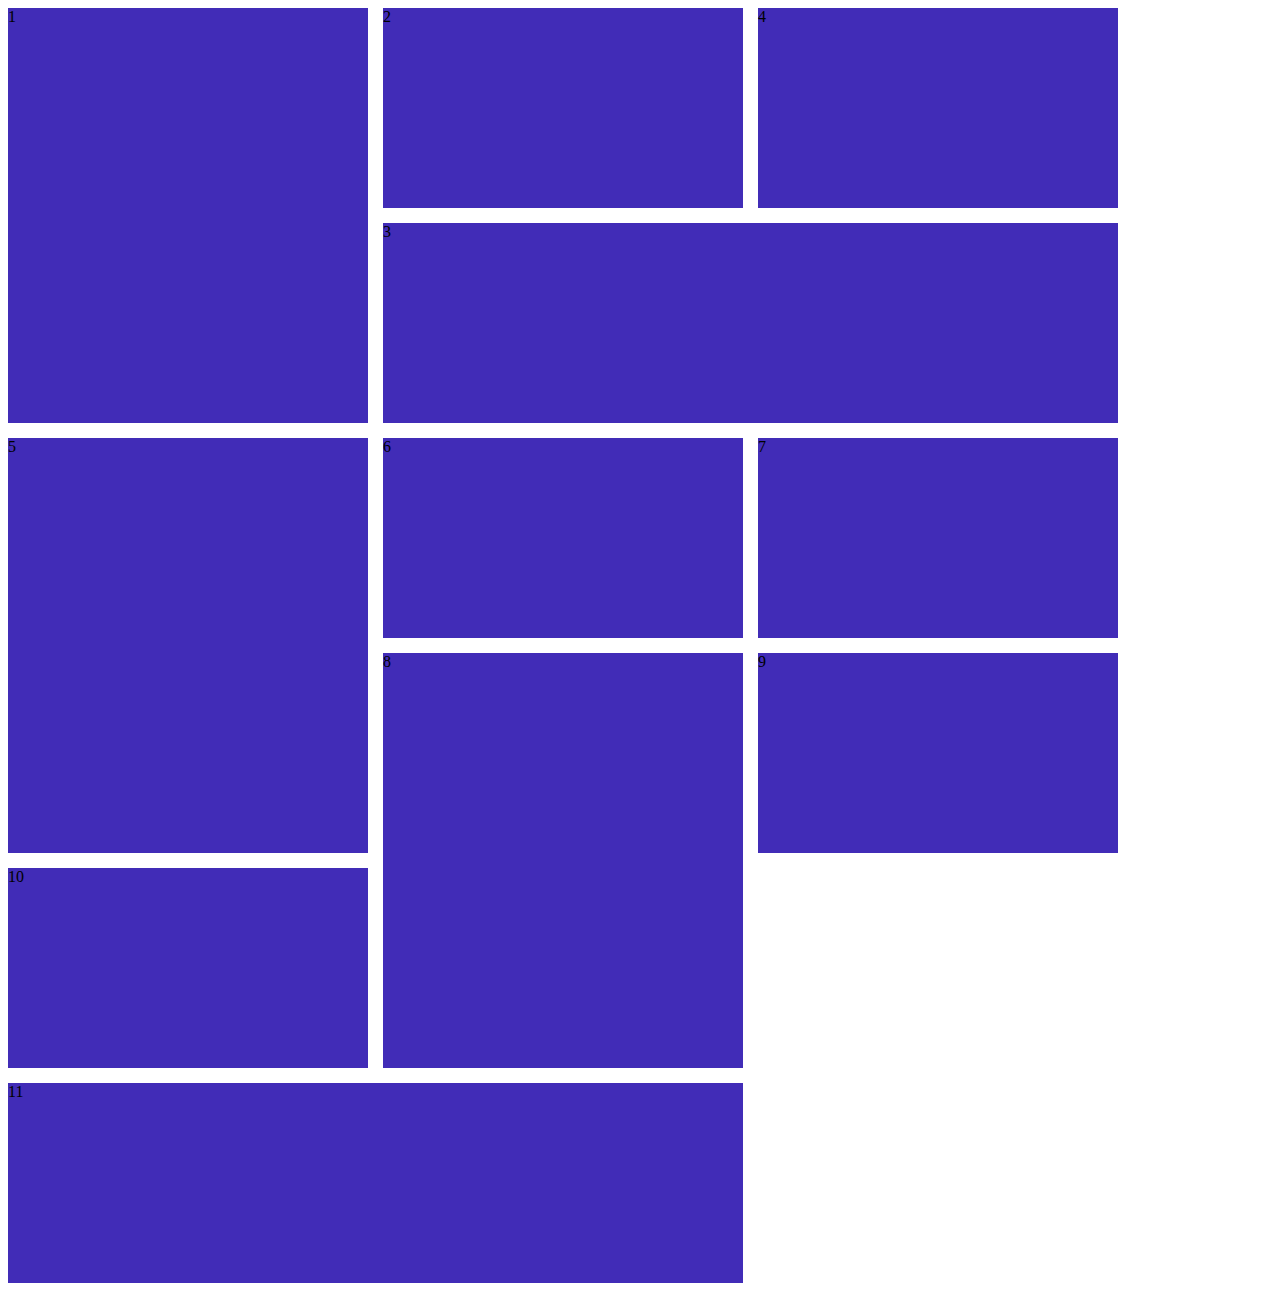
<file: lesson8/index.html>
<!DOCTYPE html>
<html lang="en">
<head>
    <meta charset="UTF-8">
    <meta name="viewport" content="width=device-width, initial-scale=1.0">
    <title>Document</title>
</head>
<body>
    <div class="grid">
        <div class="item item-1">1</div>
        <div class="item item-2">2</div>
        <div class="item item-3">3</div>
        <div class="item item-4">4</div>
        <div class="item item-5">5</div>
        <div class="item item-6">6</div>
        <div class="item item-7">7</div>
        <div class="item item-8">8</div>
        <div class="item item-9">9</div>
        <div class="item item-10">10</div>
        <div class="item item-11">11</div>
    </div>
    <style>
        .grid {
            display: grid;
            grid-gap: 15px;
            grid-template-columns: repeat(auto-fit, 360px);
            grid-auto-flow: dense;
            grid-auto-rows: 200px;
        }

        .item {
            width: 100%;
            background: #412cb7;
        }
        /* .item:nth-of-type(5n) {
            grid-column: span 2;
        }
        .item:nth-of-type(3n) {
            grid-row: span 2;
        } */
        .item-1{
            grid-row: span 2;
        }
        .item-8{
            grid-row: span 2;
        }
        .item-5{
            grid-row: span 2;
        }


        .item-3 {
            grid-column: span 2;
        }

        .item-11 {
            grid-column: span 2;
        }
    </style>
</body>
</html>
</file>
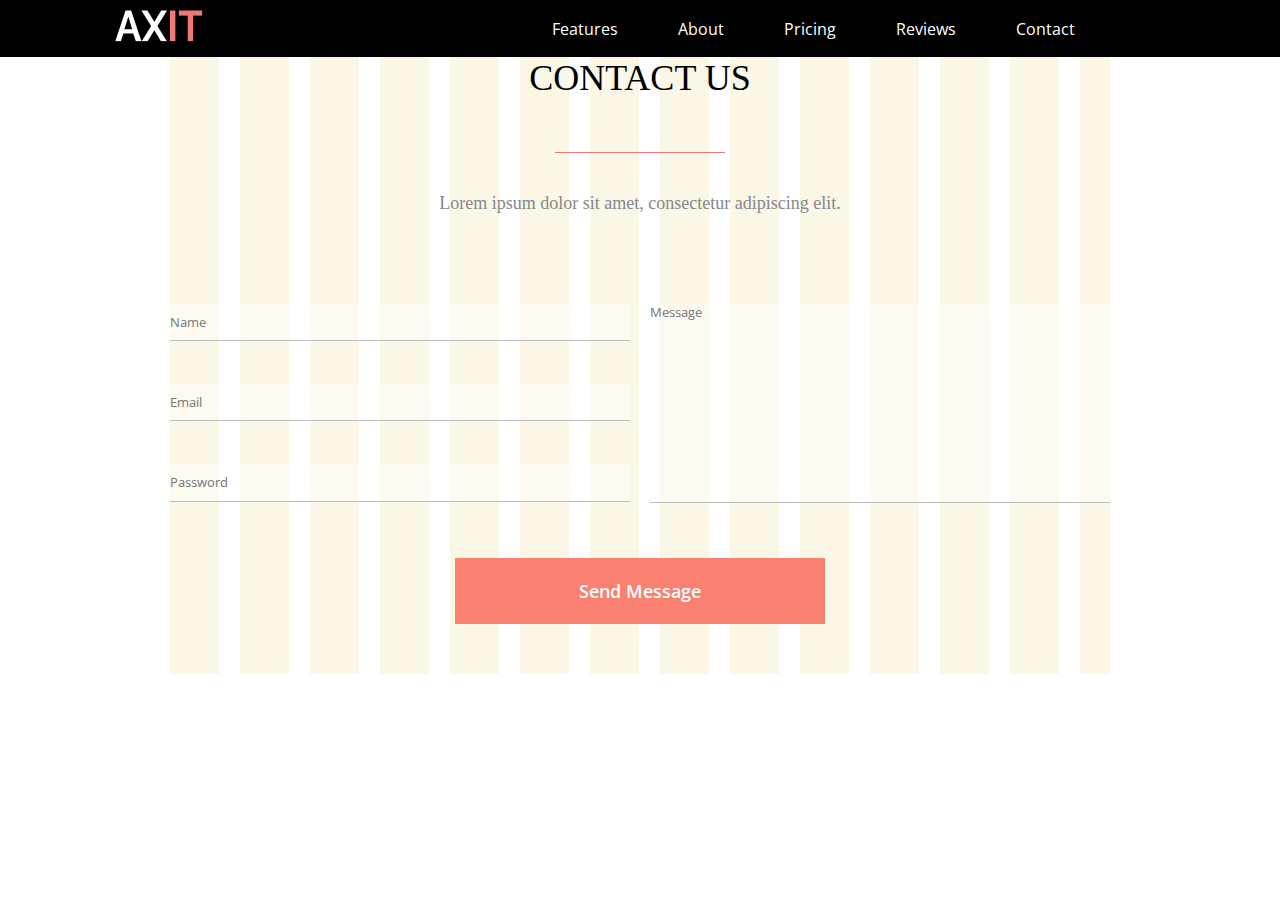
<file: lesson6/index1.html>
<!DOCTYPE html>
<html lang="en">
<head>
    <meta charset="UTF-8">
    <meta name="viewport" content="width=device-width, initial-scale=1.0">
    <link rel="stylesheet" href="css/style.css">
    <title>Document</title>
</head>
<body>
<div class="section">
<div class="menu">
<div class="logo">
<img src="pic/1.png" alt="">
</div>
<ul class="list">
    <li class="list-el">Features</li>
    <li class="list-el">About</li>
    <li class="list-el">Pricing</li>
    <li class="list-el">Reviews</li>
    <li class="list-el">Contact</li>
</ul>
</div>
<div class="container">
    <div class="background">
        <h2 class="title">CONTACT US</h2>
        <p class="block-icon">Lorem ipsum dolor sit amet, consectetur adipiscing elit.</p>
        <form action="#" name="form" method="get">
            <div class="form">   
                <div class="left-sidebar">
                    <div class="form-group">
                        <input type="text" required name="name" placeholder="Name"  maxlength="10" minlength="3">
                    </div>
                    <div class="form-group">
                        <input type="email" required name="email" placeholder="Email">
                    </div>
                    <div class="form-group">
                        <input type="password" name="password" placeholder="Password">
                    </div>
                </div>
                <div class="right-sidebar">
                    <div class="form-group">
                        <textarea name="" placeholder="Message"></textarea>
                    </div>
                </div>
            </div>
            <div class="button-block">
                <button class="click" type="submit">Send Message</button>
                

            </div>
        </form>
    </div>
</div>
</div>    
</body>
</html>
</file>
<file: Leeson 2/css/style.css>
*{
    margin: 0;
    
}

.section{
margin: auto;
max-width: ;
}

.container {
    max-width: 1200px;
    margin: 0 auto;
}

.block-icon {
    color: #86878B;
    text-align: center;
    font-family: Raleway;
    font-size: 18px;
    font-style: normal;
    font-weight: 400;
    line-height: normal;
    
    
    
}

.section-title{
    width: fit-content;
    margin: auto;
    margin-bottom: 54px;
}


.margin-block{
    margin: 0px;
    background: yellowgreen; 
}

.separator{
    width: 170px;
    height: 1px;
    background: #EC7979;
    margin: auto;
    margin-bottom: 40px;
}

.grid{
    width: 100%;
    margin-top: 71px;
}
.block{
    width: 31%;
    margin: 1%;
    display: inline-block;
}
.icon{
    width: 170px;
    height: 170px;
    flex-shrink: 0;
    margin: auto;
}

h4{
    display: flex;
    width: 369px;
    height: 100px;
    flex-direction: column;
    justify-content: center;
    flex-shrink: 0;
    color: #000;
    text-align: center;
    font-family: Open Sans;
    font-size: 24px;
    font-style: normal;
    font-weight: 700;
    line-height: normal;
    text-transform: capitalize;
}
h5{
    width: 270px;
    color: #000;
    text-align: center;
    font-family: Raleway;
    font-size: 18px;
    font-style: normal;
    font-weight: 400;
    line-height: normal;
    margin: auto;
}
</file>
<file: Leeson2/css/style.css>
*{
    margin: 0;
    
}

.section{
margin: auto;
max-width: ;
}

.container {
    max-width: 1200px;
    margin: 0 auto;
}

.block-icon {
    color: #86878B;
    text-align: center;
    font-family: Raleway;
    font-size: 18px;
    font-style: normal;
    font-weight: 400;
    line-height: normal; 
}

.section-title{
    width: fit-content;
    margin: auto;
    margin-bottom: 54px;
}


.margin-block{
    margin: 0px;
    background: yellowgreen; 
}

.separator{
    width: 170px;
    height: 1px;
    background: #EC7979;
    margin: auto;
    margin-bottom: 40px;
}

.grid{
    width: 100%;
    margin-top: 71px;
}
.block{
    width: 31%;
    margin: 1%;
    display: inline-block;
}
.icon{
    width: 170px;
    height: 170px;
    flex-shrink: 0;
    margin: auto;
}

h4{
    display: flex;
    width: 369px;
    height: 100px;
    flex-direction: column;
    justify-content: center;
    flex-shrink: 0;
    color: #000;
    text-align: center;
    font-family: Open Sans;
    font-size: 24px;
    font-style: normal;
    font-weight: 700;
    line-height: normal;
    text-transform: capitalize;
}
h5{
    width: 270px;
    color: #000;
    text-align: center;
    font-family: Raleway;
    font-size: 18px;
    font-style: normal;
    font-weight: 400;
    line-height: normal;
    margin: auto;
}
</file>
<file: lesson3/css/style.css>
@import url('https://fonts.googleapis.com/css2?family=Raleway:wght@100;300&display=swap');


*{
    margin: 0;
    padding: 0;
    text-decoration: none;
    list-style-type: none;
    box-sizing: border-box;
    font-family: 'Raleway', sans-serif;
}

.section{
    max-width: 1000px;
    padding: 0 15px;
    margin: 0 auto;
    display: grid;
    grid-template-columns: auto auto;
    column-gap: 30px;
}

.block-text{
    max-width: 570px;
    color: #000;
    font-family: Raleway;
    font-size: 18px;
    font-style: normal;
    font-weight: 400;
    line-height: normal;
}

.section-title{
    display: flex;
    width: 570px;
    height: 124px;
    flex-direction: column;
    justify-content: center;
    flex-shrink: 0;
    color: #000;
    font-family: Open Sans;
    font-size: 30px;
    font-style: normal;
    font-weight: 700;
    line-height: normal;
}


.link{
background: rgba(236, 121, 121, 1);
border: 1px solid coral;
display: flex;
width: 270px;
height: 58px;
flex-direction: column;
justify-content: center;
flex-shrink: 0;
margin-top: 27px;
}

.content{
    color: #FFF;
    text-align: center;
    font-family: Open Sans;
    font-size: 18px;
    font-style: normal;
    font-weight: 600;
    line-height: normal;
    text-transform: capitalize;
}
.image{
    width: 470px;
    height: 500px;
    flex-shrink: 0;
    
}
</file>
<file: lesson7/css/style.css>
@import url('https://fonts.googleapis.com/css2?family=Open+Sans:ital,wght@0,300;0,400;0,500;0,600;0,700;0,800;1,300;1,400;1,500;1,600;1,700;1,800&display=swap');

*{
margin: 0;
padding: 0;
text-decoration: none;
list-style-type: none;
box-sizing: border-box;
font-family: 'Open Sans', sans-serif;
}


header{
max-width: 1510px;
margin: 0 auto;
}

footer{
    max-width: 1510px;
    margin: 0 auto;
    display: flex;
flex-direction: column;
justify-content: space-between;
background: #000;
align-items: center;
flex-shrink: 0;
padding: 35px 75px;
gap: 27px;
    }

.container{
    flex: 1;
    flex-direction: row;

}

.menu{
display: flex;
flex-direction: row;
justify-content: space-between;
background: #000;
align-items: center;
flex-shrink: 0;


}


.list-menu{
display: flex;
flex-direction: row;
color: white;
padding-right: 175px;


}

.list-footer{
    display: flex;
    flex-direction: row;
    color: white;
    margin: auto;
}



.list-el{
padding: 0 30px;


}
.list-el:hover{
color: blueviolet;
cursor: pointer;
transition: .3;
}


.logo{

    padding: 10px 115px;

}

.title{
position:relative;
display: flex;
justify-content: center;
font-family: Raleway;
font-size: 36px;
font-style: normal;
font-weight: 400;
line-height: normal;
text-transform: uppercase;
padding-bottom: 54px;


}

.block-icon{
display: flex;
justify-content: center;
color: #86878B;
font-family: Raleway;
font-size: 18px;
font-style: normal;
font-weight: 400;
line-height: normal;
padding-top: 40px;
padding-bottom: 89px;


}

.title:after {
    position: absolute;
    content: "";
    width: 170px;
    height: 1px;
    background: #EC7979;
    bottom: 0;
}

.send{
    display: flex;
    justify-content:center;
    align-items: center;
    padding-top: 59px;

}

.click{
    color: #FFF;
    text-align: center;
    font-family: Open Sans;
    font-size: 18px;
    font-style: normal;
    font-weight: 600;
    line-height: normal;
    text-transform: capitalize;
    border: 1px solid salmon;
    background-color: salmon;
    width: 370px;
    padding: 20px;
}

.click:hover{
    color: aqua;
    cursor: pointer;
}

.background{
    flex: 1;
    margin: 0 170px;
    padding-bottom: 50px;
    background-size: 70px;
}

.left-sidebar{
    flex: 1;
    display: flex;
    gap: 36px;
    flex-direction: column;
    
}

.right-sidebar{
    flex: 1;

}


.form{
display: flex;
flex-direction: row;
gap: 20px;

}
.form-group{
    flex: 1;

}

.form-group *{
width: 100%;

}

.form-group textarea{
    resize: none;
    width: 100%;
    height: 200px;
    outline: none;
    border: none;
    border-bottom: 1px solid #BDBDBD;
    background-color: #ffffff75

}

.button-block button{
    display: block;
    margin: auto;
    margin-top: 50px;

}
.form-group input{
    height: 38px;
    outline: none;
    border: none;
    border-bottom: 1px solid #BDBDBD;
    background-color: #ffffff75
}

.column-grid-2{
    max-width: 1000px;
    padding: 0 15px;
    margin: 0 auto;
    display: grid;
    grid-template-columns: auto auto;
    column-gap: 30px;
}

.section{
    max-width: 1510px;
    margin: 0 auto;
    }

.block-text{
    max-width: 570px;
    color: #000;
    font-family: Raleway;
    font-size: 18px;
    font-style: normal;
    font-weight: 400;
    line-height: normal;
}

/* .section-title{
    display: flex;
    width: 570px;
    height: 124px;
    flex-direction: column;
    justify-content: center;
    flex-shrink: 0;
    color: #000;
    font-family: Open Sans;
    font-size: 30px;
    font-style: normal;
    font-weight: 700;
    line-height: normal;
} */


.link{
background: rgba(236, 121, 121, 1);
border: 1px solid coral;
display: flex;
width: 270px;
height: 58px;
flex-direction: column;
justify-content: center;
flex-shrink: 0;
margin-top: 27px;
}

.link-2{
    border: 1px solid #FFF;
    display: flex;
    width: 270px;
    height: 58px;
    flex-direction: column;
    justify-content: center;
    flex-shrink: 0;
    margin-top: 27px;
    }

.banner-2{
    background:url('./../image.png');
}
.form-sign-up {
    background: #FFF;
    height: fit-content;
    border-radius: 10px;
}

.form-sign-up .left-sidebar {
    padding: 0 50px;
}

.content{
    color: #FFF;
    text-align: center;
    font-family: Open Sans;
    font-size: 18px;
    font-style: normal;
    font-weight: 600;
    line-height: normal;
    text-transform: capitalize;
}
.image{
    width: 470px;
    height: 500px;
    flex-shrink: 0;
    
}

.container-block {
    max-width: 1200px;
    margin: 0 auto;
}

.block-icon {
    color: #86878B;
    text-align: center;
    font-family: Raleway;
    font-size: 18px;
    font-style: normal;
    font-weight: 400;
    line-height: normal; 
}

/* .section-title{
    width: fit-content;
    margin: auto;
    margin-bottom: 54px;
} */


.margin-block{
    margin: 0px;
    background: yellowgreen; 
}

.separator{
    width: 170px;
    height: 1px;
    background: #EC7979;
    margin: auto;
    margin-bottom: 40px;
}

.grid{
    width: 100%;
    margin-top: 71px;
}
.block{
    width: 31%;
    margin: 1%;
    display: inline-block;
}
.icon{
    width: 170px;
    height: 170px;
    flex-shrink: 0;
    margin: auto;
}

h4{
    display: flex;
    width: 369px;
    height: 100px;
    flex-direction: column;
    justify-content: center;
    flex-shrink: 0;
    color: #000;
    text-align: center;
    font-family: Open Sans;
    font-size: 24px;
    font-style: normal;
    font-weight: 700;
    line-height: normal;
    text-transform: capitalize;
}
h5{
    width: 270px;
    color: #000;
    text-align: center;
    font-family: Raleway;
    font-size: 18px;
    font-style: normal;
    font-weight: 400;
    line-height: normal;
    margin: auto;
}

.container{
    max-width: 1200px;
    padding: 15px 15px 15px 15px;
    margin: 0 auto;
    }
    
    .section-title{
    position: relative;
    display: flex;
    justify-content: center;
    color: #000;
    font-family: Raleway;
    font-size: 36px;
    font-weight: 400;
    text-transform: uppercase;
    padding-bottom: 54px;
    margin-bottom: 40px;
    }
    
    .block-icon{
    display: flex;
    justify-content: center;
    color: #86878B;
    font-family: Raleway;
    font-size: 18px;
    font-weight: 400;
    margin-bottom: 59px;
    }
    
    .price-block{
    display: flex;
    flex-direction: row;
    justify-content: space-between;
    }
    
    .block-basic{
        position: relative;
        max-width: 370px;
    }
    
    .name{
    color: #FFF;
    padding: 10px;
    border: 1px solid black;
    width: 370px;
    font-size: 24px;
    text-align: center;
    background: black;
    margin-bottom: 1px;   
    }
    
    .price{
    display: flex;
    justify-content: center;
    align-items: center;
    color: #FFF;
    padding: 10px;
    border: 1px solid black;
    width: 370px;
    font-size: 36px;
    background: black;
    height: 100px;
    margin-bottom: 1px;
    }
    
    .price-free{
    padding: 10px;
    border: 1px solid black;
    width: 370px;
    text-align: center;
    background: black;
    color: rgba(255, 255, 255, 0.50);
    text-align: center;
    font-family: Raleway;
    font-size: 18px;
    
    }
    .list{
    width: 370px;
    text-align: center;
    font-family: Raleway;
    color: #86878B;
    font-size: 18px;
    background: #FFF;
    }
    
    .list--el{
    display: flex;
    justify-content: center;
    padding: 15px 14px;
    border: 2px solid #F5F5F5;
    width: 370px;
    
    }
    
    
    .section-title:after{
        position: absolute;
        content: "";
        width: 170px;
        height: 1px;
        background: #EC7979;
        bottom: 0;
    }

    .block-hover:hover{
        background-color: #86878B;
    }

    .copyright{
    color: rgba(255, 255, 255, 0.50);
    text-align: center;
    font-family: Raleway;
    font-size: 18px;
    font-style: normal;
    font-weight: 400;
    line-height: normal;
    
    }

    span.free-trial{
        display: flex;
        flex-direction: row;
        color: #333;
        text-align: center;
        font-family: Open Sans;
        font-size: 24px;
        font-style: normal;
        font-weight: 700;
        line-height: normal;
        text-transform: uppercase;
        margin: 15px 50px;
    }

    span .red {
        padding: 0 5px;
        color: #EC7979;
        font-family: Open Sans;
        font-size: 24px;
        font-style: normal;
        font-weight: 700;
        line-height: normal;
        text-transform: uppercase;
    }

    .form-sign-up .button-block {
        background: #fa8072;
    }
    .trial-block .block-text {
        text-align: unset;
        margin: unset;
    }

    .trial-block .section-title {
        justify-content: start;
    }
    .trial-block {
        padding: 283px 0;
    }
</file>
<file: lesson6/css/style.css>
@import url('https://fonts.googleapis.com/css2?family=Open+Sans:ital,wght@0,300;0,400;0,500;0,600;0,700;0,800;1,300;1,400;1,500;1,600;1,700;1,800&display=swap');

*{
margin: 0;
padding: 0;
text-decoration: none;
list-style-type: none;
box-sizing: border-box;
font-family: 'Open Sans', sans-serif;
}


.section{
max-width: 1510px;
margin: 0 auto;
}

.container{
    flex: 1;
    flex-direction: row;

}

.menu{
display: flex;
flex-direction: row;
justify-content: space-between;
background: #000;
align-items: center;
flex-shrink: 0;


}


.list{
display: flex;
flex-direction: row;
color: white;
padding-right: 175px;


}




.list-el{
padding: 0 30px;


}
.list-el:hover{
color: blueviolet;
cursor: pointer;
transition: .3;
}


.logo{

    padding: 10px 115px;

}

.title{
position:relative;
display: flex;
justify-content: center;
font-family: Raleway;
font-size: 36px;
font-style: normal;
font-weight: 400;
line-height: normal;
text-transform: uppercase;
padding-bottom: 54px;


}

.block-icon{
display: flex;
justify-content: center;
color: #86878B;
font-family: Raleway;
font-size: 18px;
font-style: normal;
font-weight: 400;
line-height: normal;
padding-top: 40px;
padding-bottom: 89px;


}

.title:after {
    position: absolute;
    content: "";
    width: 170px;
    height: 1px;
    background: #EC7979;
    bottom: 0;
}

.send{
    display: flex;
    justify-content:center;
    align-items: center;
    padding-top: 59px;

}

.click{
    color: #FFF;
    text-align: center;
    font-family: Open Sans;
    font-size: 18px;
    font-style: normal;
    font-weight: 600;
    line-height: normal;
    text-transform: capitalize;
    border: 1px solid salmon;
    background-color: salmon;
    width: 370px;
    padding: 20px;
}

.click:hover{
    color: aqua;
    cursor: pointer;
}

.background{
    flex: 1;
    margin: 0 170px;
    padding-bottom: 50px;
    background: linear-gradient(to right, #edd78936 70%, #ffffff 30%);
    background-size: 70px;
}

.left-sidebar{
    flex: 1;
    display: flex;
    gap: 36px;
    flex-direction: column;
    
}

.right-sidebar{
    flex: 1;

}


.form{
display: flex;
flex-direction: row;
gap: 20px;

}
.form-group{
    flex: 1;

}

.form-group *{
width: 100%;

}

.form-group textarea{
    resize: none;
    width: 100%;
    height: 200px;
    outline: none;
    border: none;
    border-bottom: 1px solid #BDBDBD;
    background-color: #ffffff75

}

.button-block button{
    display: block;
    margin: auto;
    margin-top: 50px;

}
.form-group input{
    height: 38px;
    outline: none;
    border: none;
    border-bottom: 1px solid #BDBDBD;
    background-color: #ffffff75
}
</file>
